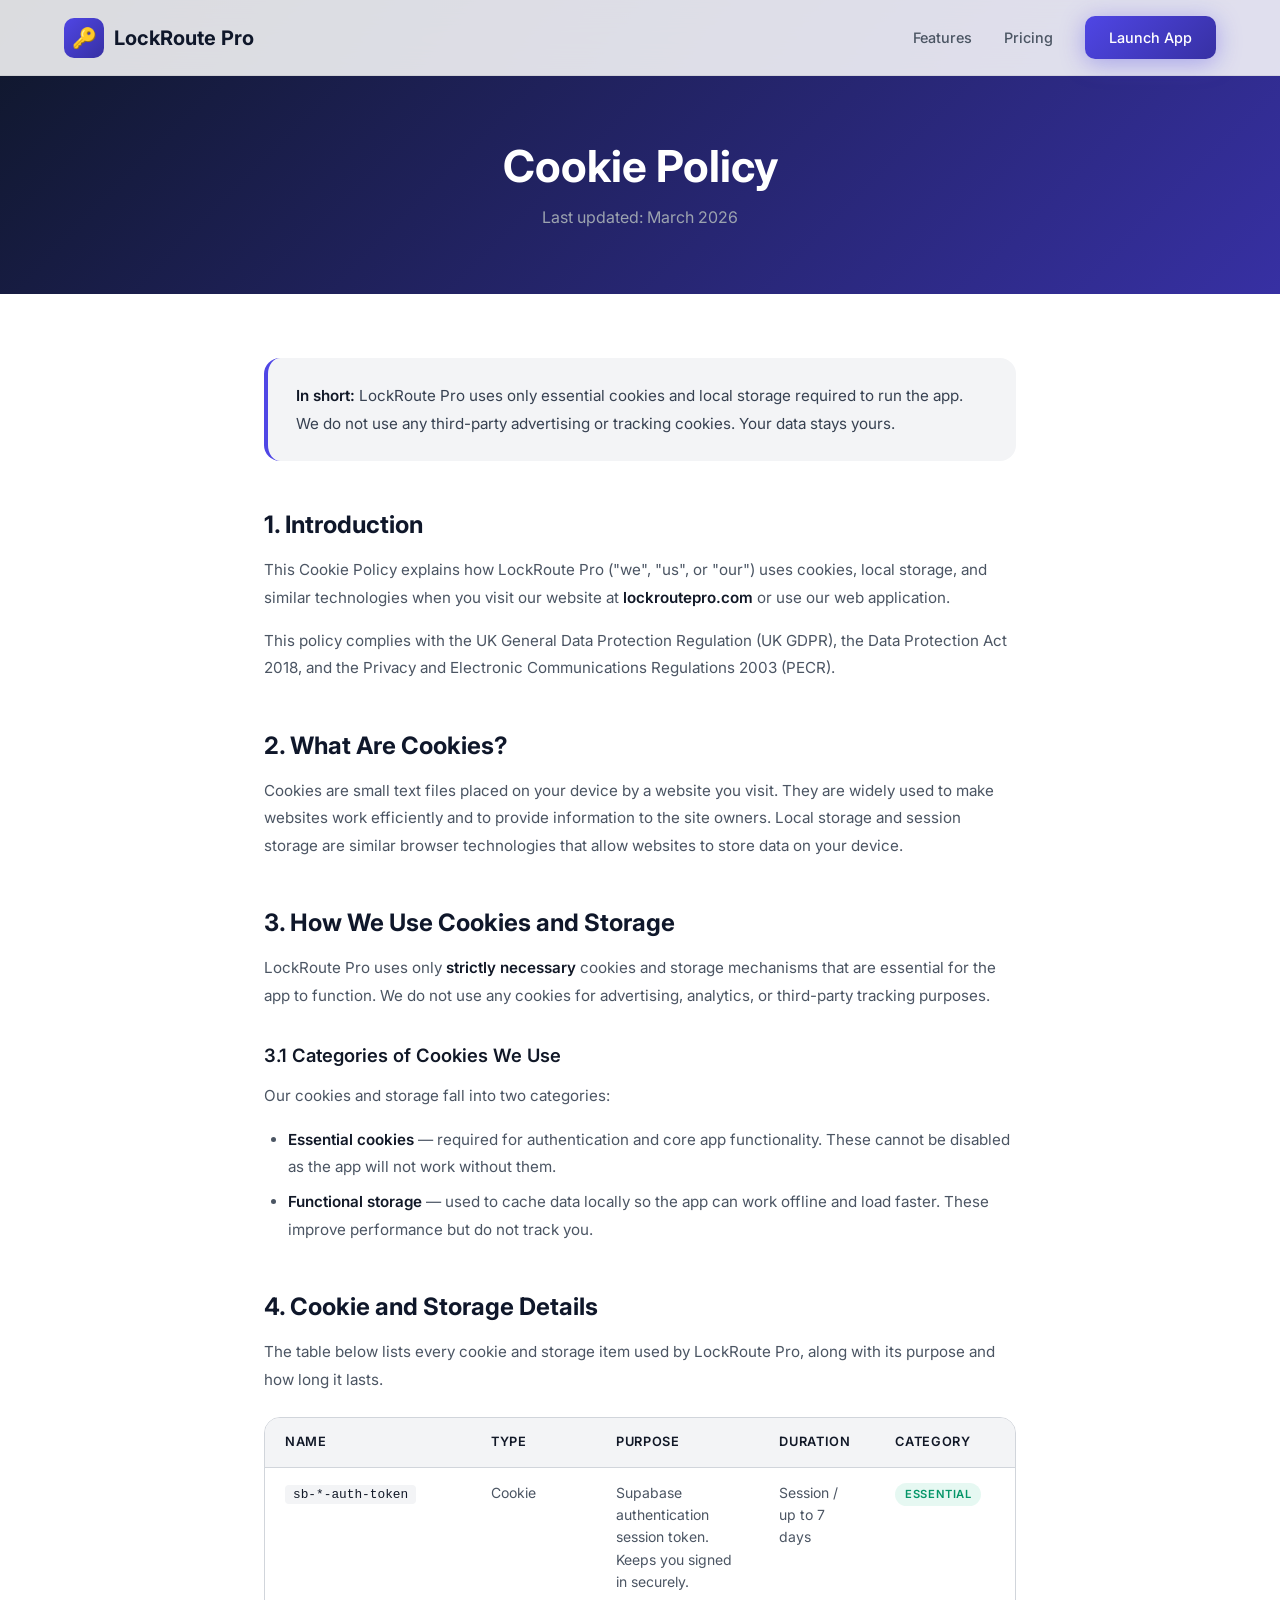
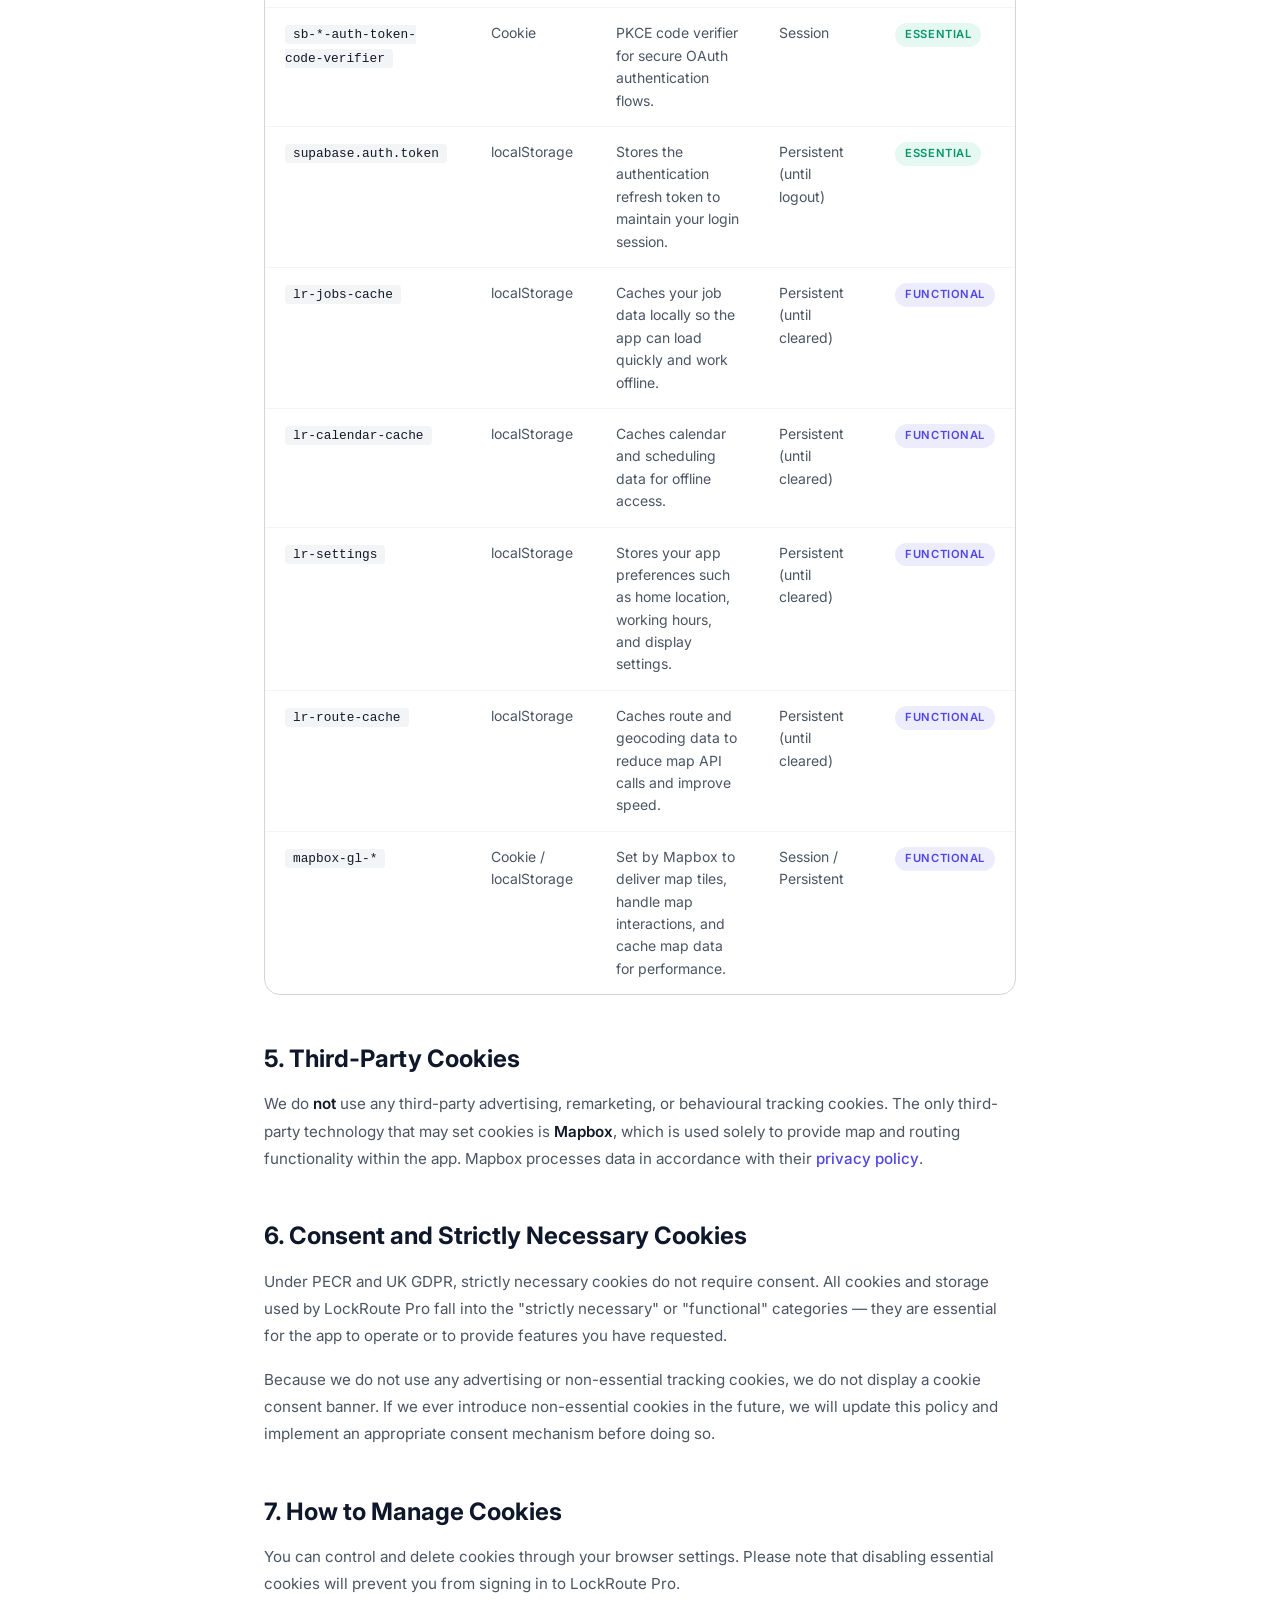
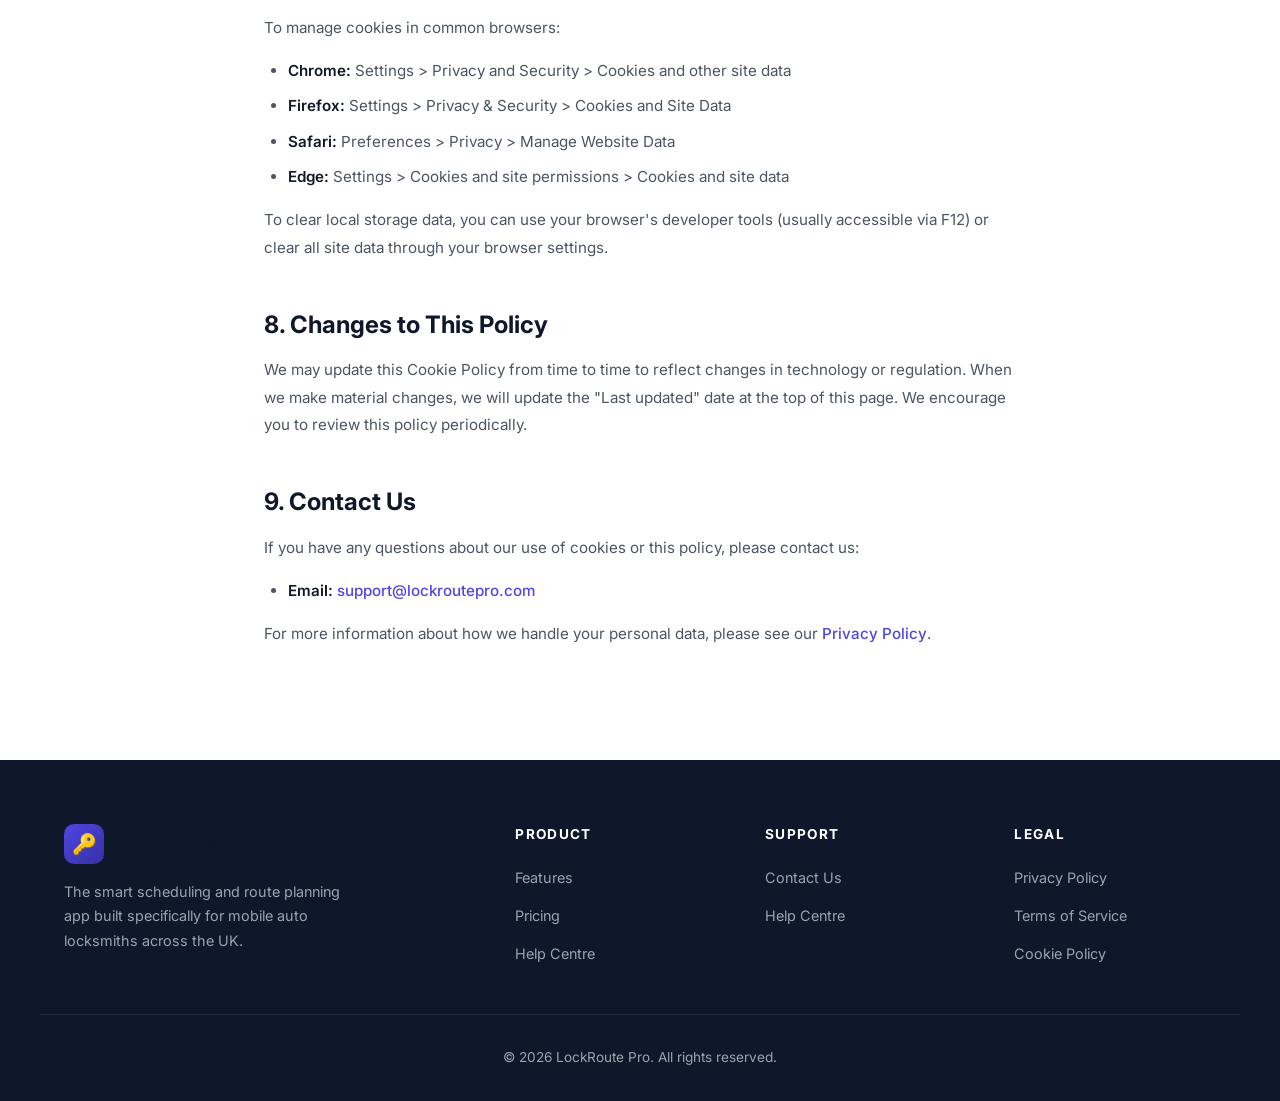
<file: cookies.html>
<!DOCTYPE html>
<html lang="en">
<head>
    <meta charset="UTF-8">
    <meta name="viewport" content="width=device-width, initial-scale=1.0">
    <meta name="theme-color" content="#4f46e5">
    <meta name="apple-mobile-web-app-capable" content="yes">
    <meta name="apple-mobile-web-app-status-bar-style" content="black-translucent">
    <meta name="apple-mobile-web-app-title" content="LockRoute">
    <link rel="manifest" href="manifest.json">
    <link rel="apple-touch-icon" href="apple-touch-icon.png">
    <link rel="icon" type="image/png" sizes="192x192" href="icon-192x192.png">
    <title>Cookie Policy — LockRoute Pro</title>
    <meta name="description" content="Cookie Policy for LockRoute Pro. Learn how we use cookies and local storage to provide our scheduling and routing service for auto locksmiths.">
    <link rel="preconnect" href="https://fonts.googleapis.com">
    <link rel="preconnect" href="https://fonts.gstatic.com" crossorigin>
    <link href="https://fonts.googleapis.com/css2?family=Inter:wght@400;500;600;700&display=swap" rel="stylesheet">
    <style>
        *, *::before, *::after { box-sizing: border-box; margin: 0; padding: 0; }

        :root {
            --primary: #4f46e5;
            --primary-dark: #3730a3;
            --primary-light: #818cf8;
            --dark: #0f172a;
            --gray-900: #111827;
            --gray-800: #1f2937;
            --gray-700: #374151;
            --gray-600: #4b5563;
            --gray-400: #9ca3af;
            --gray-300: #d1d5db;
            --gray-100: #f3f4f6;
            --white: #ffffff;
            --radius: 16px;
            --radius-sm: 8px;
        }

        html { scroll-behavior: smooth; }

        body {
            font-family: 'Inter', -apple-system, BlinkMacSystemFont, sans-serif;
            color: var(--gray-900);
            line-height: 1.6;
            background: var(--white);
            overflow-x: hidden;
        }

        a { text-decoration: none; color: inherit; }

        /* ============================
           Navigation
           ============================ */
        .nav {
            position: fixed;
            top: 0;
            left: 0;
            right: 0;
            z-index: 1000;
            background: rgba(255, 255, 255, 0.85);
            backdrop-filter: blur(20px);
            border-bottom: 1px solid rgba(0,0,0,0.06);
        }

        .nav-inner {
            display: flex;
            align-items: center;
            justify-content: space-between;
            padding: 16px 24px;
            max-width: 1200px;
            margin: 0 auto;
        }

        .nav-logo {
            display: flex;
            align-items: center;
            gap: 10px;
            font-size: 1.25rem;
            font-weight: 700;
            color: var(--dark);
        }

        .nav-logo-icon {
            width: 40px;
            height: 40px;
            background: linear-gradient(135deg, var(--primary), var(--primary-dark));
            border-radius: 10px;
            display: flex;
            align-items: center;
            justify-content: center;
            font-size: 1.25rem;
        }

        .nav-links {
            display: flex;
            align-items: center;
            gap: 32px;
            list-style: none;
        }

        .nav-links a {
            font-size: 0.9rem;
            font-weight: 500;
            color: var(--gray-600);
            transition: color 0.2s;
        }
        .nav-links a:hover { color: var(--primary); }

        .nav-cta {
            display: inline-flex;
            align-items: center;
            gap: 8px;
            padding: 10px 24px;
            border-radius: 10px;
            font-size: 0.9rem;
            font-weight: 600;
            background: linear-gradient(135deg, var(--primary), var(--primary-dark));
            color: var(--white) !important;
            border: none;
            cursor: pointer;
            transition: all 0.3s ease;
            box-shadow: 0 4px 24px rgba(79, 70, 229, 0.4);
        }
        .nav-cta:hover {
            transform: translateY(-2px);
            box-shadow: 0 8px 32px rgba(79, 70, 229, 0.5);
        }

        /* ============================
           Page Content
           ============================ */
        .page-header {
            background: linear-gradient(135deg, var(--dark) 0%, var(--primary-dark) 100%);
            padding: 140px 24px 64px;
            text-align: center;
            color: var(--white);
        }

        .page-header h1 {
            font-size: clamp(2rem, 4vw, 2.75rem);
            font-weight: 700;
            line-height: 1.2;
            margin-bottom: 12px;
        }

        .page-header p {
            color: var(--gray-400);
            font-size: 1rem;
        }

        .content {
            max-width: 800px;
            margin: 0 auto;
            padding: 64px 24px 96px;
        }

        .content h2 {
            font-size: 1.5rem;
            font-weight: 700;
            color: var(--dark);
            margin-top: 48px;
            margin-bottom: 16px;
            line-height: 1.3;
        }

        .content h3 {
            font-size: 1.15rem;
            font-weight: 600;
            color: var(--gray-900);
            margin-top: 32px;
            margin-bottom: 12px;
        }

        .content p {
            color: var(--gray-600);
            margin-bottom: 16px;
            font-size: 0.95rem;
            line-height: 1.8;
        }

        .content ul, .content ol {
            color: var(--gray-600);
            margin-bottom: 16px;
            padding-left: 24px;
            font-size: 0.95rem;
            line-height: 1.8;
        }

        .content li {
            margin-bottom: 8px;
        }

        .content a {
            color: var(--primary);
            font-weight: 500;
            transition: color 0.2s;
        }
        .content a:hover {
            color: var(--primary-dark);
            text-decoration: underline;
        }

        .content strong {
            color: var(--gray-900);
            font-weight: 600;
        }

        .summary-box {
            background: var(--gray-100);
            border-radius: var(--radius);
            padding: 24px 28px;
            margin-bottom: 32px;
            border-left: 4px solid var(--primary);
        }

        .summary-box p {
            color: var(--gray-700);
            margin-bottom: 0;
            font-size: 0.95rem;
        }

        /* ============================
           Cookie Table
           ============================ */
        .cookie-table-wrapper {
            overflow-x: auto;
            margin: 24px 0 32px;
            border-radius: var(--radius);
            border: 1px solid var(--gray-300);
        }

        .cookie-table {
            width: 100%;
            border-collapse: collapse;
            font-size: 0.875rem;
            min-width: 580px;
        }

        .cookie-table thead {
            background: var(--gray-100);
        }

        .cookie-table th {
            padding: 14px 20px;
            text-align: left;
            font-weight: 600;
            color: var(--gray-900);
            font-size: 0.8rem;
            text-transform: uppercase;
            letter-spacing: 0.05em;
            border-bottom: 1px solid var(--gray-300);
        }

        .cookie-table td {
            padding: 14px 20px;
            color: var(--gray-600);
            border-bottom: 1px solid var(--gray-100);
            vertical-align: top;
            line-height: 1.6;
        }

        .cookie-table tbody tr:last-child td {
            border-bottom: none;
        }

        .cookie-table tbody tr:hover {
            background: rgba(79, 70, 229, 0.02);
        }

        .cookie-type-badge {
            display: inline-block;
            font-size: 0.7rem;
            font-weight: 600;
            text-transform: uppercase;
            letter-spacing: 0.05em;
            padding: 3px 10px;
            border-radius: 100px;
        }

        .badge-essential {
            background: rgba(16, 185, 129, 0.1);
            color: #059669;
        }

        .badge-functional {
            background: rgba(79, 70, 229, 0.1);
            color: var(--primary);
        }

        .cookie-name-code {
            font-family: 'SF Mono', 'Fira Code', monospace;
            font-size: 0.8rem;
            background: var(--gray-100);
            padding: 2px 8px;
            border-radius: 4px;
            color: var(--gray-900);
        }

        /* ============================
           Footer
           ============================ */
        .footer {
            background: var(--dark);
            color: var(--gray-400);
            padding: 64px 0 32px;
        }

        .footer-grid {
            display: grid;
            grid-template-columns: 2fr 1fr 1fr 1fr;
            gap: 48px;
            margin-bottom: 48px;
            max-width: 1200px;
            margin-left: auto;
            margin-right: auto;
            padding: 0 24px;
        }

        .footer-brand p {
            font-size: 0.9rem;
            line-height: 1.7;
            margin-top: 16px;
            max-width: 300px;
        }

        .footer h4 {
            color: var(--white);
            font-size: 0.85rem;
            font-weight: 700;
            text-transform: uppercase;
            letter-spacing: 0.1em;
            margin-bottom: 20px;
        }

        .footer-links {
            list-style: none;
            display: flex;
            flex-direction: column;
            gap: 12px;
        }

        .footer-links a {
            font-size: 0.9rem;
            transition: color 0.2s;
        }
        .footer-links a:hover { color: var(--white); }

        .footer-bottom {
            border-top: 1px solid rgba(255,255,255,0.08);
            padding-top: 32px;
            text-align: center;
            font-size: 0.85rem;
            max-width: 1200px;
            margin: 0 auto;
            padding-left: 24px;
            padding-right: 24px;
        }

        /* ============================
           Responsive
           ============================ */
        @media (max-width: 768px) {
            .nav-links { display: none; }

            .page-header { padding: 120px 24px 48px; }

            .content { padding: 40px 20px 64px; }

            .content h2 { margin-top: 36px; }

            .footer-grid { grid-template-columns: 1fr 1fr; gap: 32px; }

            .summary-box { padding: 20px; }
        }

        @media (max-width: 480px) {
            .footer-grid { grid-template-columns: 1fr; }
        }
    </style>
</head>
<body>

    <!-- Navigation -->
    <nav class="nav">
        <div class="nav-inner">
            <a href="index.html" class="nav-logo">
                <div class="nav-logo-icon">🔑</div>
                LockRoute Pro
            </a>
            <ul class="nav-links">
                <li><a href="index.html#features">Features</a></li>
                <li><a href="index.html#pricing">Pricing</a></li>
                <li><a href="app.html" class="nav-cta">Launch App</a></li>
            </ul>
        </div>
    </nav>

    <!-- Page Header -->
    <div class="page-header">
        <h1>Cookie Policy</h1>
        <p>Last updated: March 2026</p>
    </div>

    <!-- Content -->
    <div class="content">
        <div class="summary-box">
            <p><strong>In short:</strong> LockRoute Pro uses only essential cookies and local storage required to run the app. We do not use any third-party advertising or tracking cookies. Your data stays yours.</p>
        </div>

        <h2>1. Introduction</h2>
        <p>This Cookie Policy explains how LockRoute Pro ("we", "us", or "our") uses cookies, local storage, and similar technologies when you visit our website at <strong>lockroutepro.com</strong> or use our web application.</p>
        <p>This policy complies with the UK General Data Protection Regulation (UK GDPR), the Data Protection Act 2018, and the Privacy and Electronic Communications Regulations 2003 (PECR).</p>

        <h2>2. What Are Cookies?</h2>
        <p>Cookies are small text files placed on your device by a website you visit. They are widely used to make websites work efficiently and to provide information to the site owners. Local storage and session storage are similar browser technologies that allow websites to store data on your device.</p>

        <h2>3. How We Use Cookies and Storage</h2>
        <p>LockRoute Pro uses only <strong>strictly necessary</strong> cookies and storage mechanisms that are essential for the app to function. We do not use any cookies for advertising, analytics, or third-party tracking purposes.</p>

        <h3>3.1 Categories of Cookies We Use</h3>
        <p>Our cookies and storage fall into two categories:</p>
        <ul>
            <li><strong>Essential cookies</strong> — required for authentication and core app functionality. These cannot be disabled as the app will not work without them.</li>
            <li><strong>Functional storage</strong> — used to cache data locally so the app can work offline and load faster. These improve performance but do not track you.</li>
        </ul>

        <h2>4. Cookie and Storage Details</h2>
        <p>The table below lists every cookie and storage item used by LockRoute Pro, along with its purpose and how long it lasts.</p>

        <div class="cookie-table-wrapper">
            <table class="cookie-table">
                <thead>
                    <tr>
                        <th>Name</th>
                        <th>Type</th>
                        <th>Purpose</th>
                        <th>Duration</th>
                        <th>Category</th>
                    </tr>
                </thead>
                <tbody>
                    <tr>
                        <td><span class="cookie-name-code">sb-*-auth-token</span></td>
                        <td>Cookie</td>
                        <td>Supabase authentication session token. Keeps you signed in securely.</td>
                        <td>Session / up to 7 days</td>
                        <td><span class="cookie-type-badge badge-essential">Essential</span></td>
                    </tr>
                    <tr>
                        <td><span class="cookie-name-code">sb-*-auth-token-code-verifier</span></td>
                        <td>Cookie</td>
                        <td>PKCE code verifier for secure OAuth authentication flows.</td>
                        <td>Session</td>
                        <td><span class="cookie-type-badge badge-essential">Essential</span></td>
                    </tr>
                    <tr>
                        <td><span class="cookie-name-code">supabase.auth.token</span></td>
                        <td>localStorage</td>
                        <td>Stores the authentication refresh token to maintain your login session.</td>
                        <td>Persistent (until logout)</td>
                        <td><span class="cookie-type-badge badge-essential">Essential</span></td>
                    </tr>
                    <tr>
                        <td><span class="cookie-name-code">lr-jobs-cache</span></td>
                        <td>localStorage</td>
                        <td>Caches your job data locally so the app can load quickly and work offline.</td>
                        <td>Persistent (until cleared)</td>
                        <td><span class="cookie-type-badge badge-functional">Functional</span></td>
                    </tr>
                    <tr>
                        <td><span class="cookie-name-code">lr-calendar-cache</span></td>
                        <td>localStorage</td>
                        <td>Caches calendar and scheduling data for offline access.</td>
                        <td>Persistent (until cleared)</td>
                        <td><span class="cookie-type-badge badge-functional">Functional</span></td>
                    </tr>
                    <tr>
                        <td><span class="cookie-name-code">lr-settings</span></td>
                        <td>localStorage</td>
                        <td>Stores your app preferences such as home location, working hours, and display settings.</td>
                        <td>Persistent (until cleared)</td>
                        <td><span class="cookie-type-badge badge-functional">Functional</span></td>
                    </tr>
                    <tr>
                        <td><span class="cookie-name-code">lr-route-cache</span></td>
                        <td>localStorage</td>
                        <td>Caches route and geocoding data to reduce map API calls and improve speed.</td>
                        <td>Persistent (until cleared)</td>
                        <td><span class="cookie-type-badge badge-functional">Functional</span></td>
                    </tr>
                    <tr>
                        <td><span class="cookie-name-code">mapbox-gl-*</span></td>
                        <td>Cookie / localStorage</td>
                        <td>Set by Mapbox to deliver map tiles, handle map interactions, and cache map data for performance.</td>
                        <td>Session / Persistent</td>
                        <td><span class="cookie-type-badge badge-functional">Functional</span></td>
                    </tr>
                </tbody>
            </table>
        </div>

        <h2>5. Third-Party Cookies</h2>
        <p>We do <strong>not</strong> use any third-party advertising, remarketing, or behavioural tracking cookies. The only third-party technology that may set cookies is <strong>Mapbox</strong>, which is used solely to provide map and routing functionality within the app. Mapbox processes data in accordance with their <a href="https://www.mapbox.com/legal/privacy" target="_blank" rel="noopener">privacy policy</a>.</p>

        <h2>6. Consent and Strictly Necessary Cookies</h2>
        <p>Under PECR and UK GDPR, strictly necessary cookies do not require consent. All cookies and storage used by LockRoute Pro fall into the "strictly necessary" or "functional" categories — they are essential for the app to operate or to provide features you have requested.</p>
        <p>Because we do not use any advertising or non-essential tracking cookies, we do not display a cookie consent banner. If we ever introduce non-essential cookies in the future, we will update this policy and implement an appropriate consent mechanism before doing so.</p>

        <h2>7. How to Manage Cookies</h2>
        <p>You can control and delete cookies through your browser settings. Please note that disabling essential cookies will prevent you from signing in to LockRoute Pro.</p>
        <p>To manage cookies in common browsers:</p>
        <ul>
            <li><strong>Chrome:</strong> Settings &gt; Privacy and Security &gt; Cookies and other site data</li>
            <li><strong>Firefox:</strong> Settings &gt; Privacy &amp; Security &gt; Cookies and Site Data</li>
            <li><strong>Safari:</strong> Preferences &gt; Privacy &gt; Manage Website Data</li>
            <li><strong>Edge:</strong> Settings &gt; Cookies and site permissions &gt; Cookies and site data</li>
        </ul>
        <p>To clear local storage data, you can use your browser's developer tools (usually accessible via F12) or clear all site data through your browser settings.</p>

        <h2>8. Changes to This Policy</h2>
        <p>We may update this Cookie Policy from time to time to reflect changes in technology or regulation. When we make material changes, we will update the "Last updated" date at the top of this page. We encourage you to review this policy periodically.</p>

        <h2>9. Contact Us</h2>
        <p>If you have any questions about our use of cookies or this policy, please contact us:</p>
        <ul>
            <li><strong>Email:</strong> <a href="mailto:support@lockroutepro.com">support@lockroutepro.com</a></li>
        </ul>
        <p>For more information about how we handle your personal data, please see our <a href="privacy.html">Privacy Policy</a>.</p>
    </div>

    <!-- Footer -->
    <footer class="footer">
        <div class="footer-grid">
            <div class="footer-brand">
                <div class="nav-logo">
                    <div class="nav-logo-icon">🔑</div>
                    LockRoute Pro
                </div>
                <p>The smart scheduling and route planning app built specifically for mobile auto locksmiths across the UK.</p>
            </div>
            <div>
                <h4>Product</h4>
                <ul class="footer-links">
                    <li><a href="index.html#features">Features</a></li>
                    <li><a href="index.html#pricing">Pricing</a></li>
                    <li><a href="help.html">Help Centre</a></li>
                </ul>
            </div>
            <div>
                <h4>Support</h4>
                <ul class="footer-links">
                    <li><a href="contact.html">Contact Us</a></li>
                    <li><a href="help.html">Help Centre</a></li>
                </ul>
            </div>
            <div>
                <h4>Legal</h4>
                <ul class="footer-links">
                    <li><a href="privacy.html">Privacy Policy</a></li>
                    <li><a href="terms.html">Terms of Service</a></li>
                    <li><a href="cookies.html">Cookie Policy</a></li>
                </ul>
            </div>
        </div>
        <div class="footer-bottom">
            <p>&copy; 2026 LockRoute Pro. All rights reserved.</p>
        </div>
    </footer>

</body>
</html>
</file>
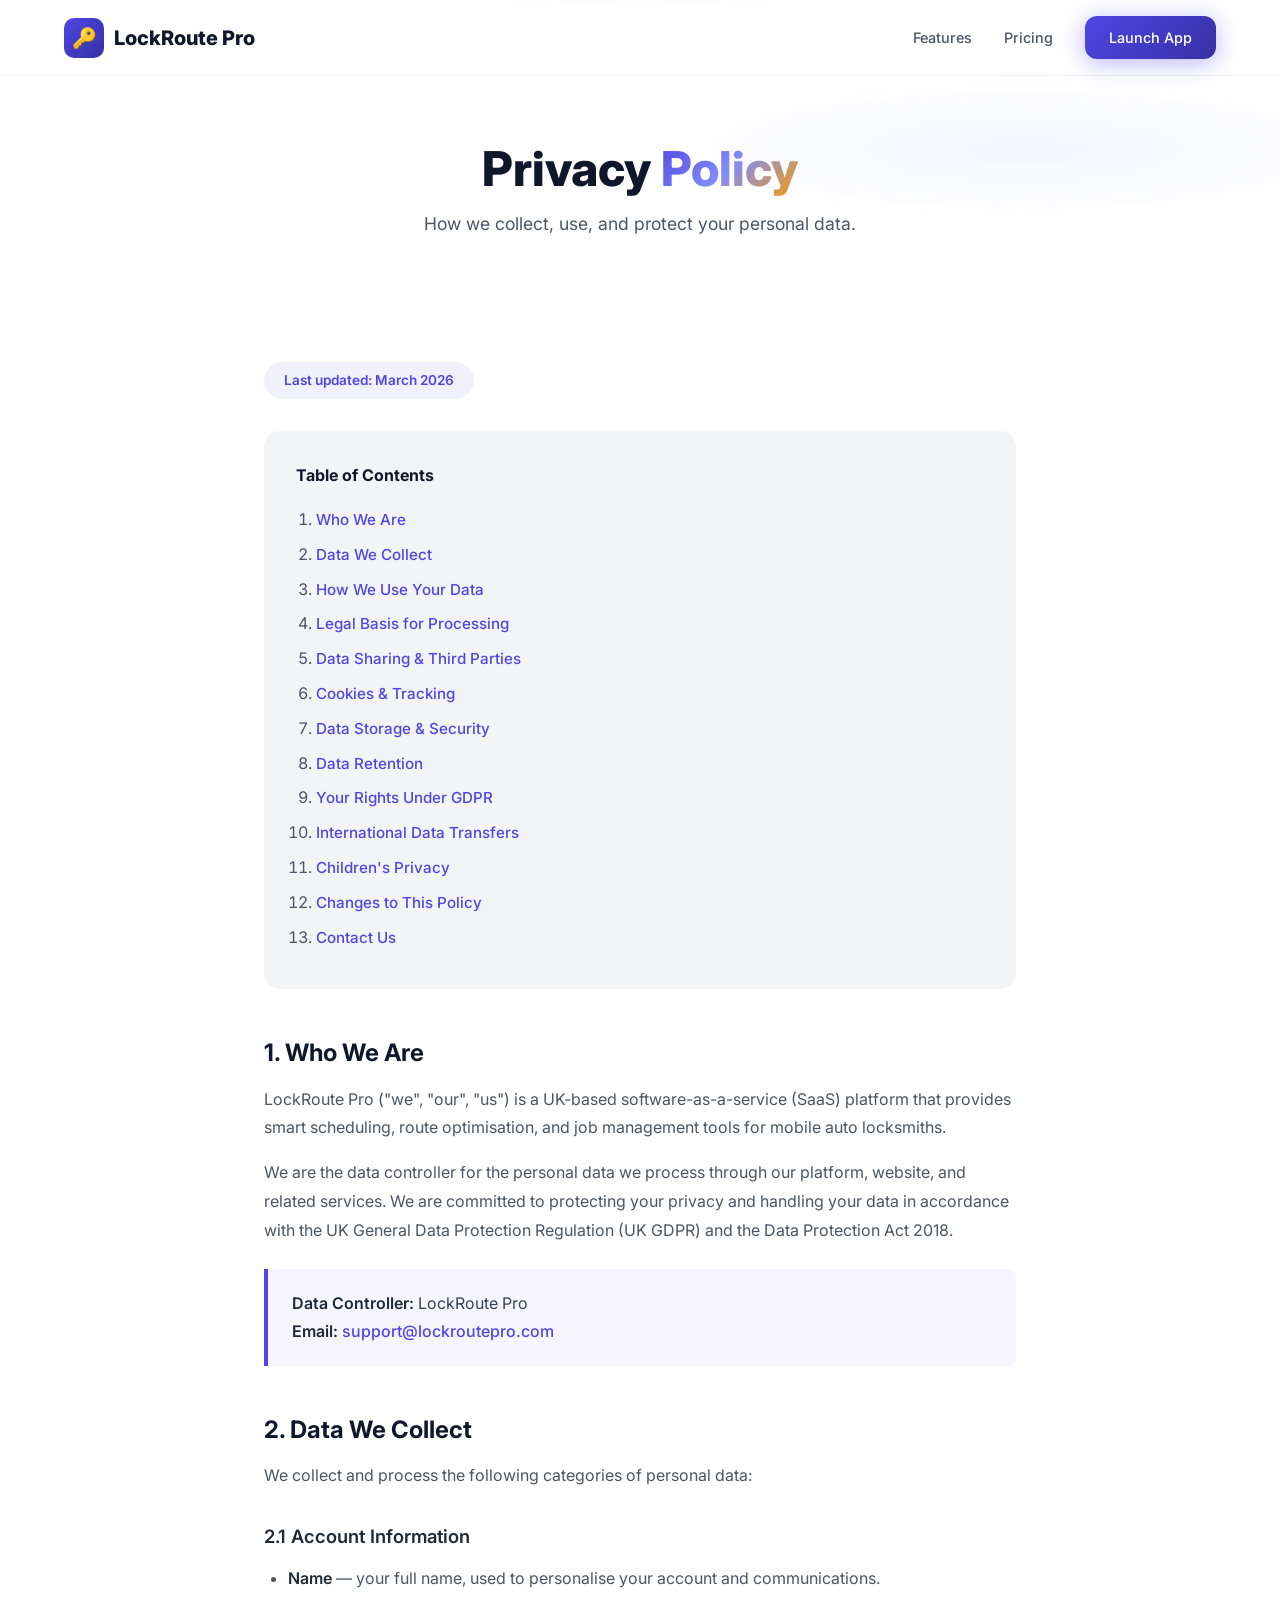
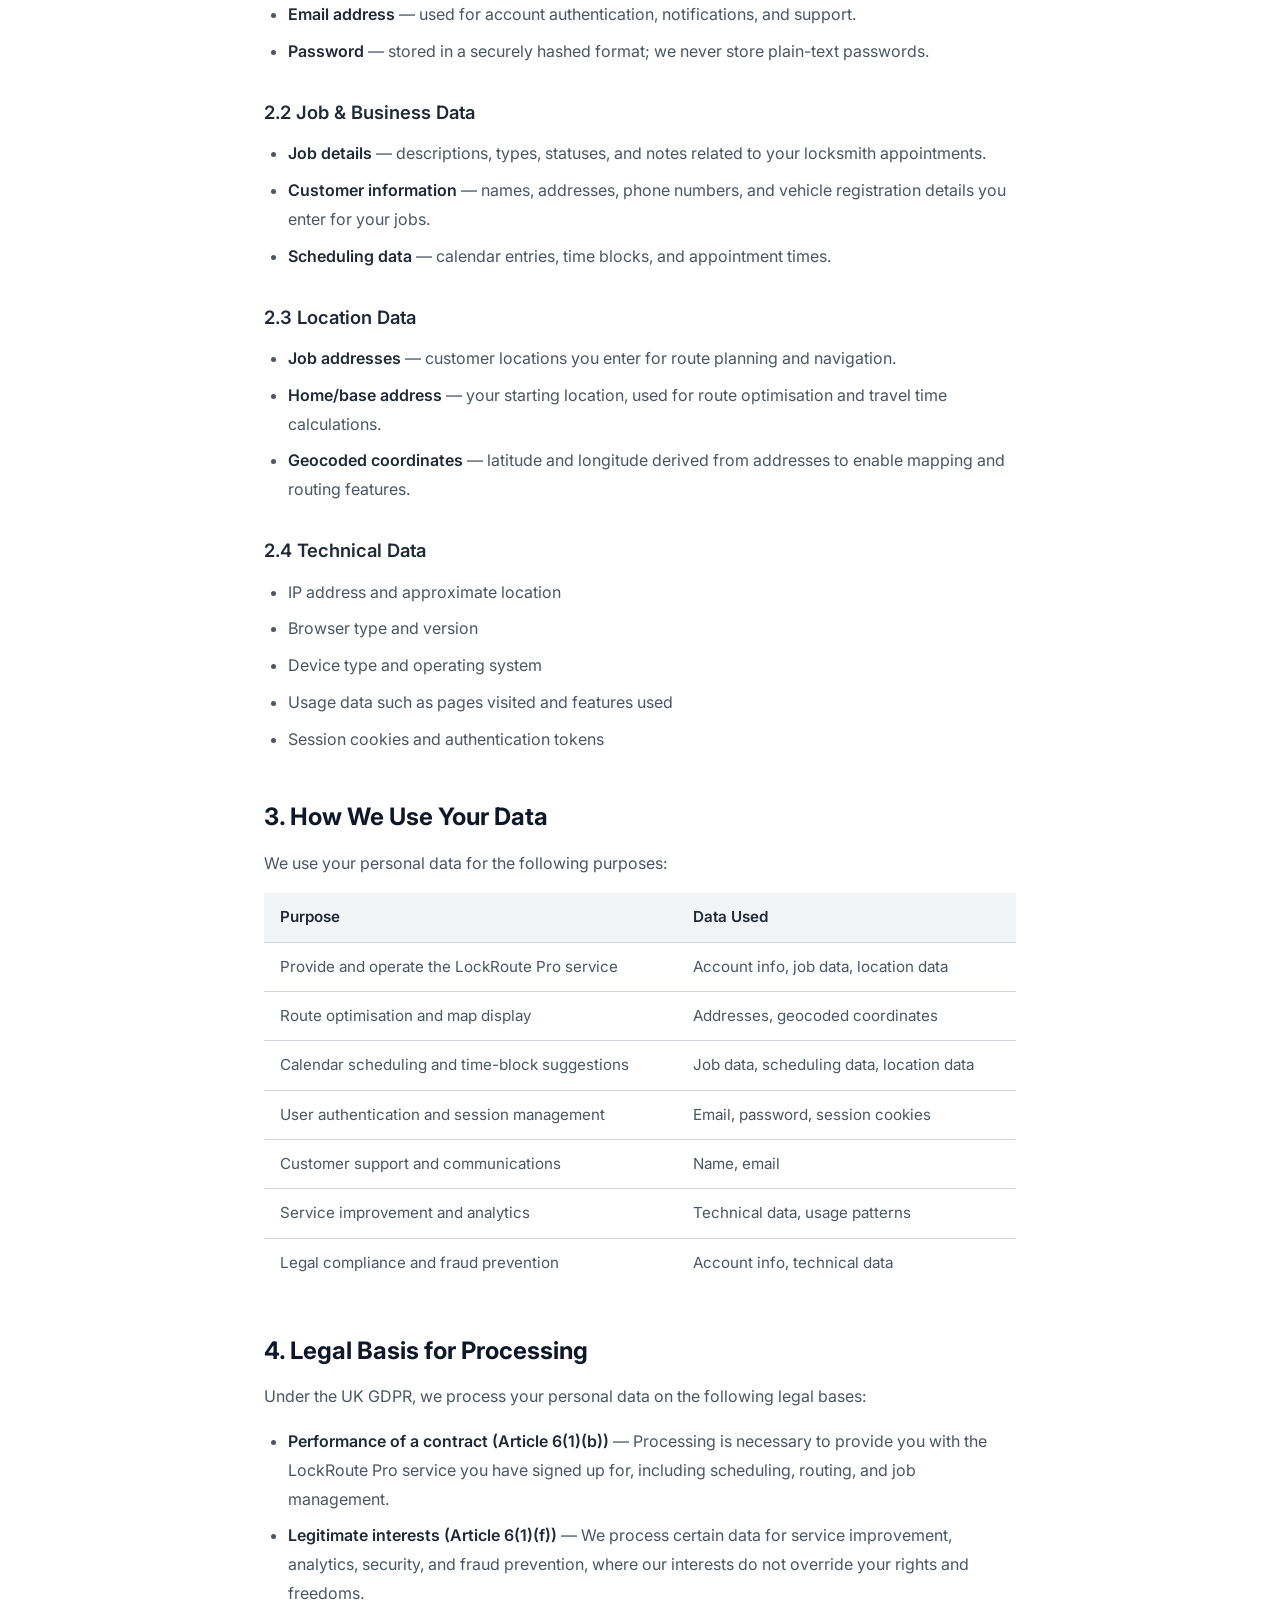
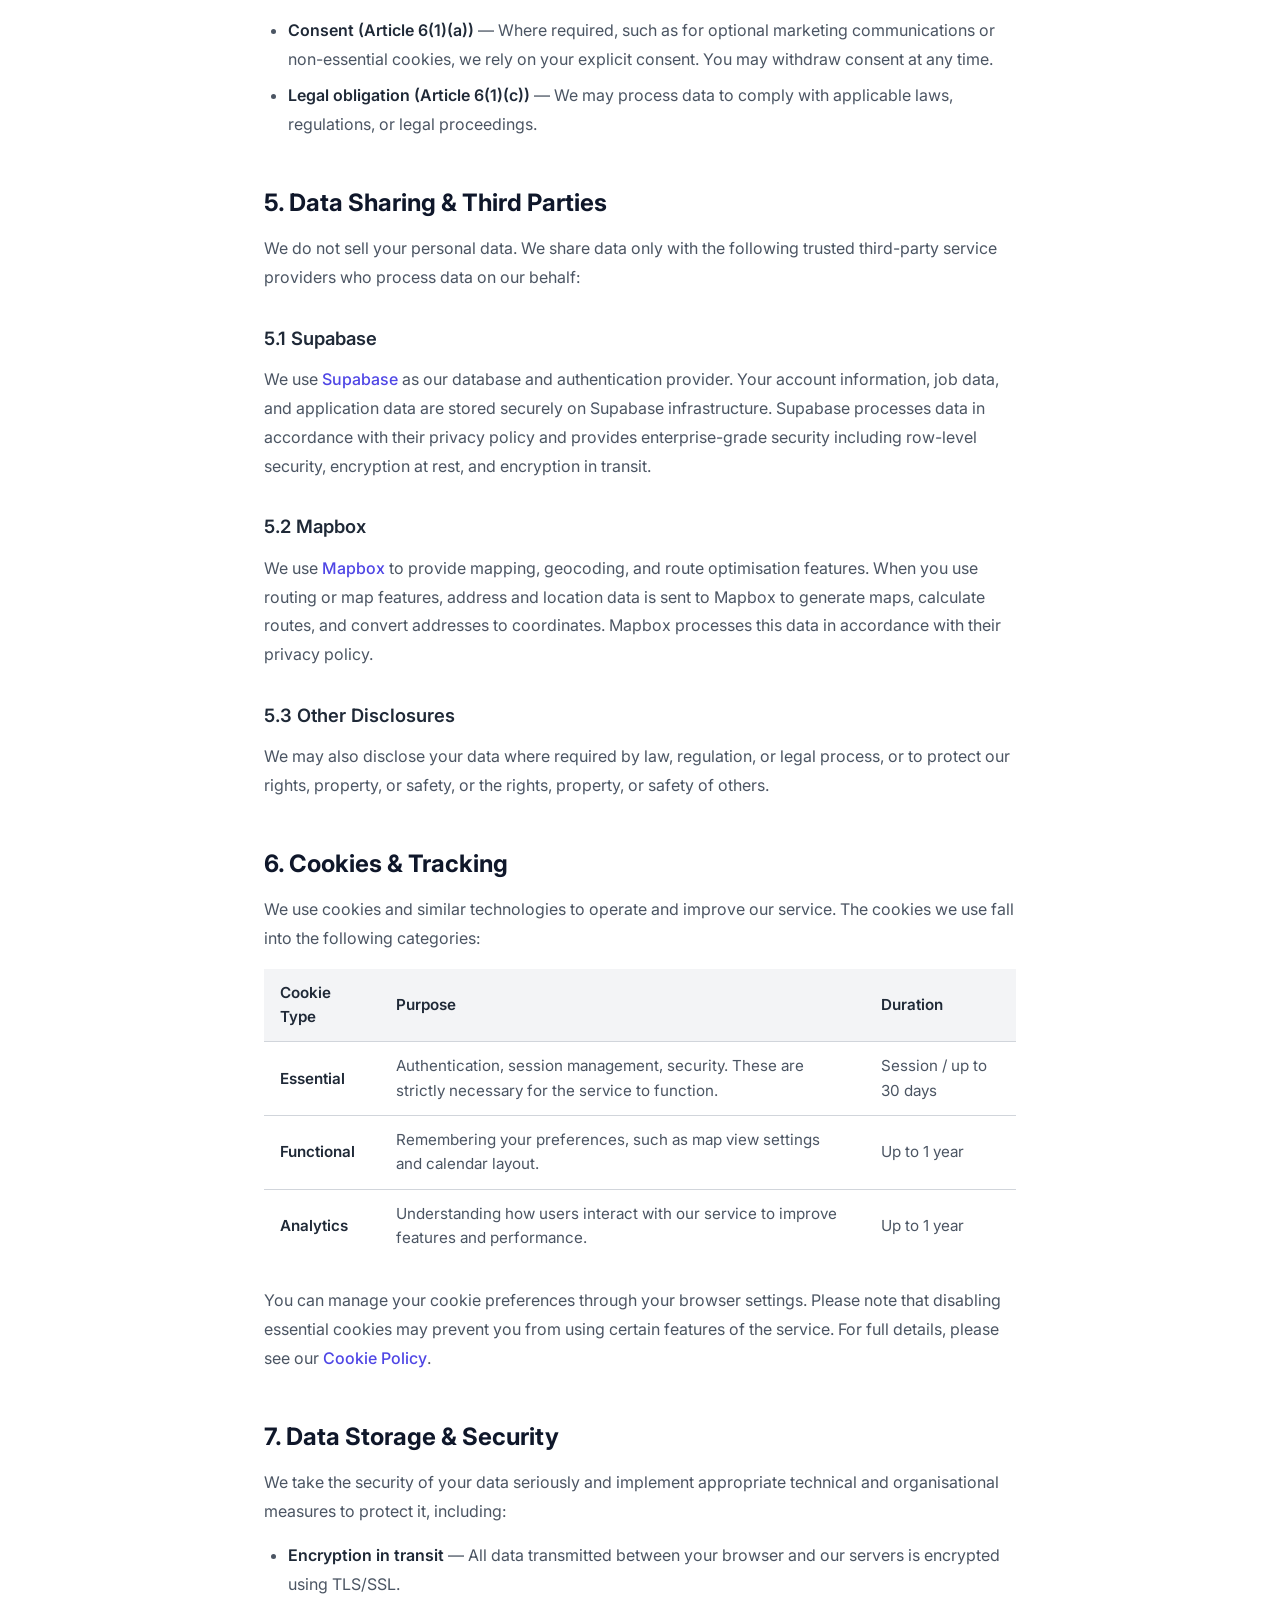
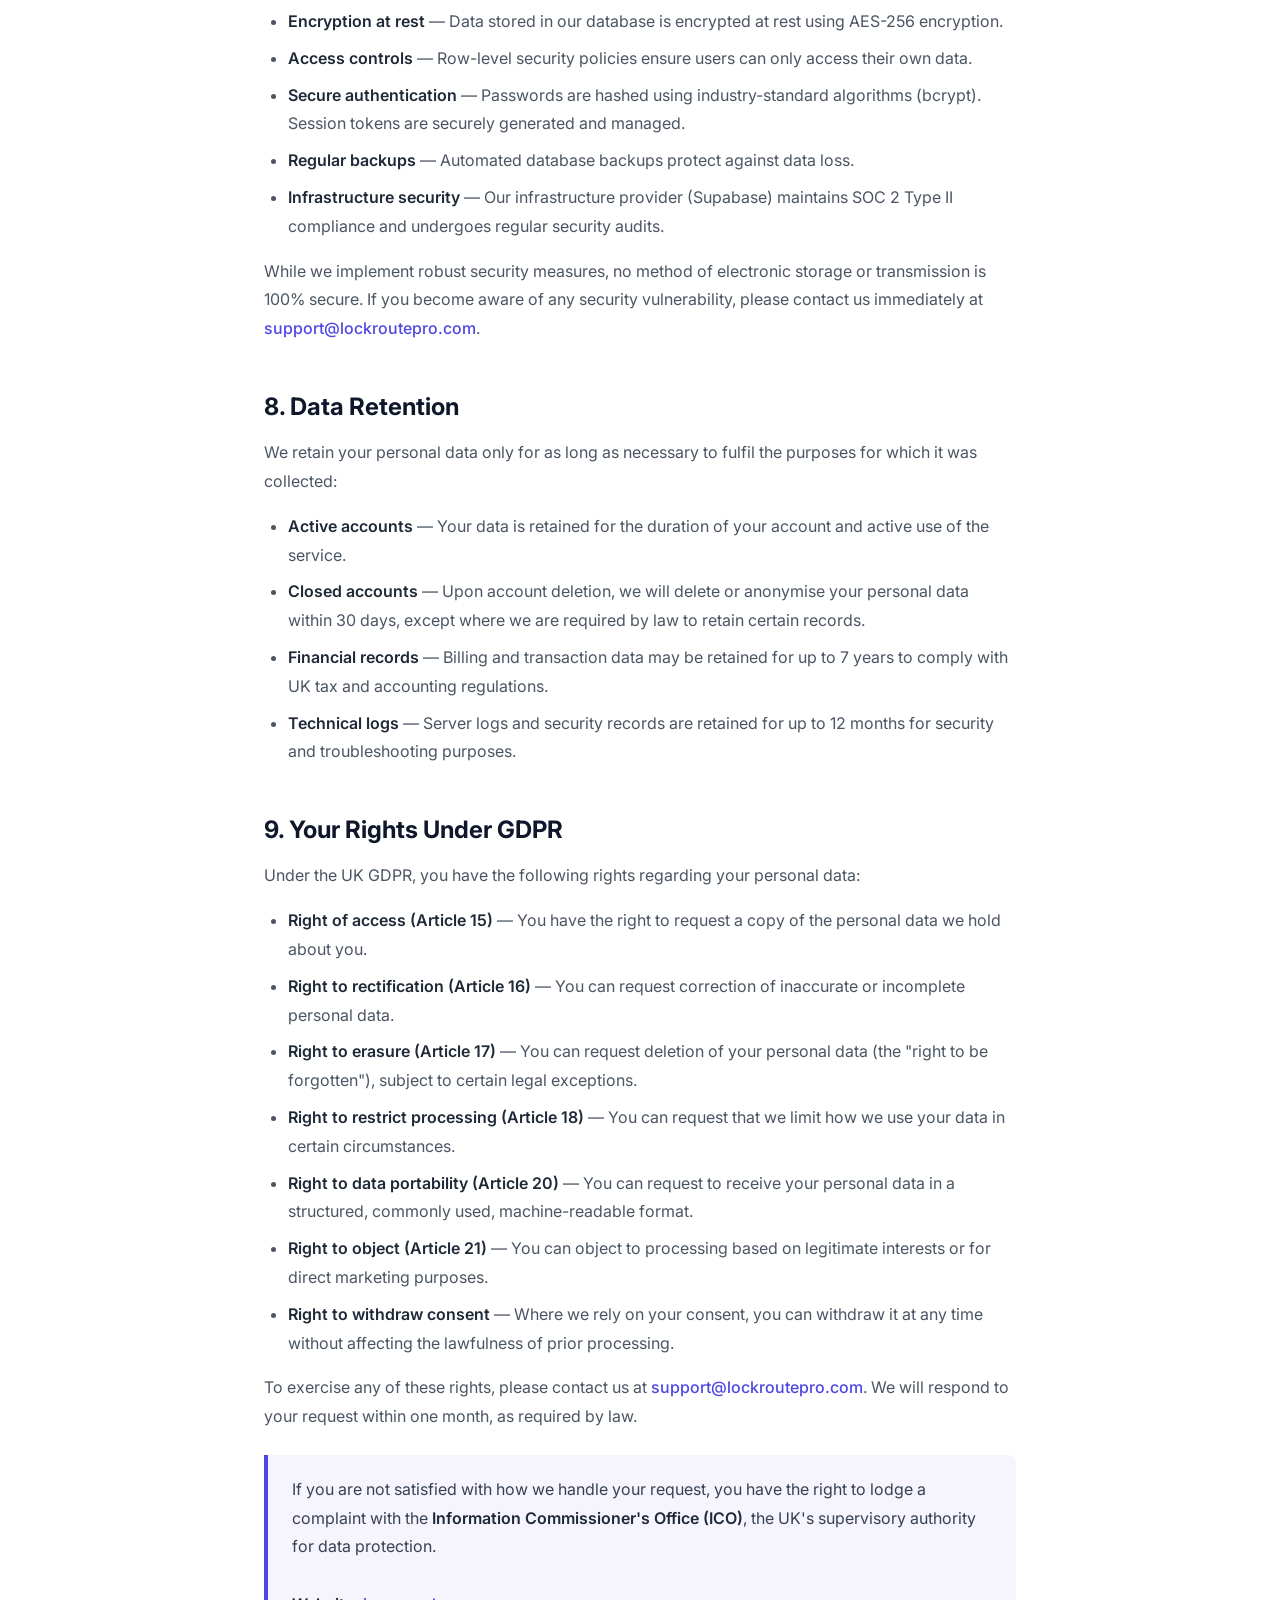
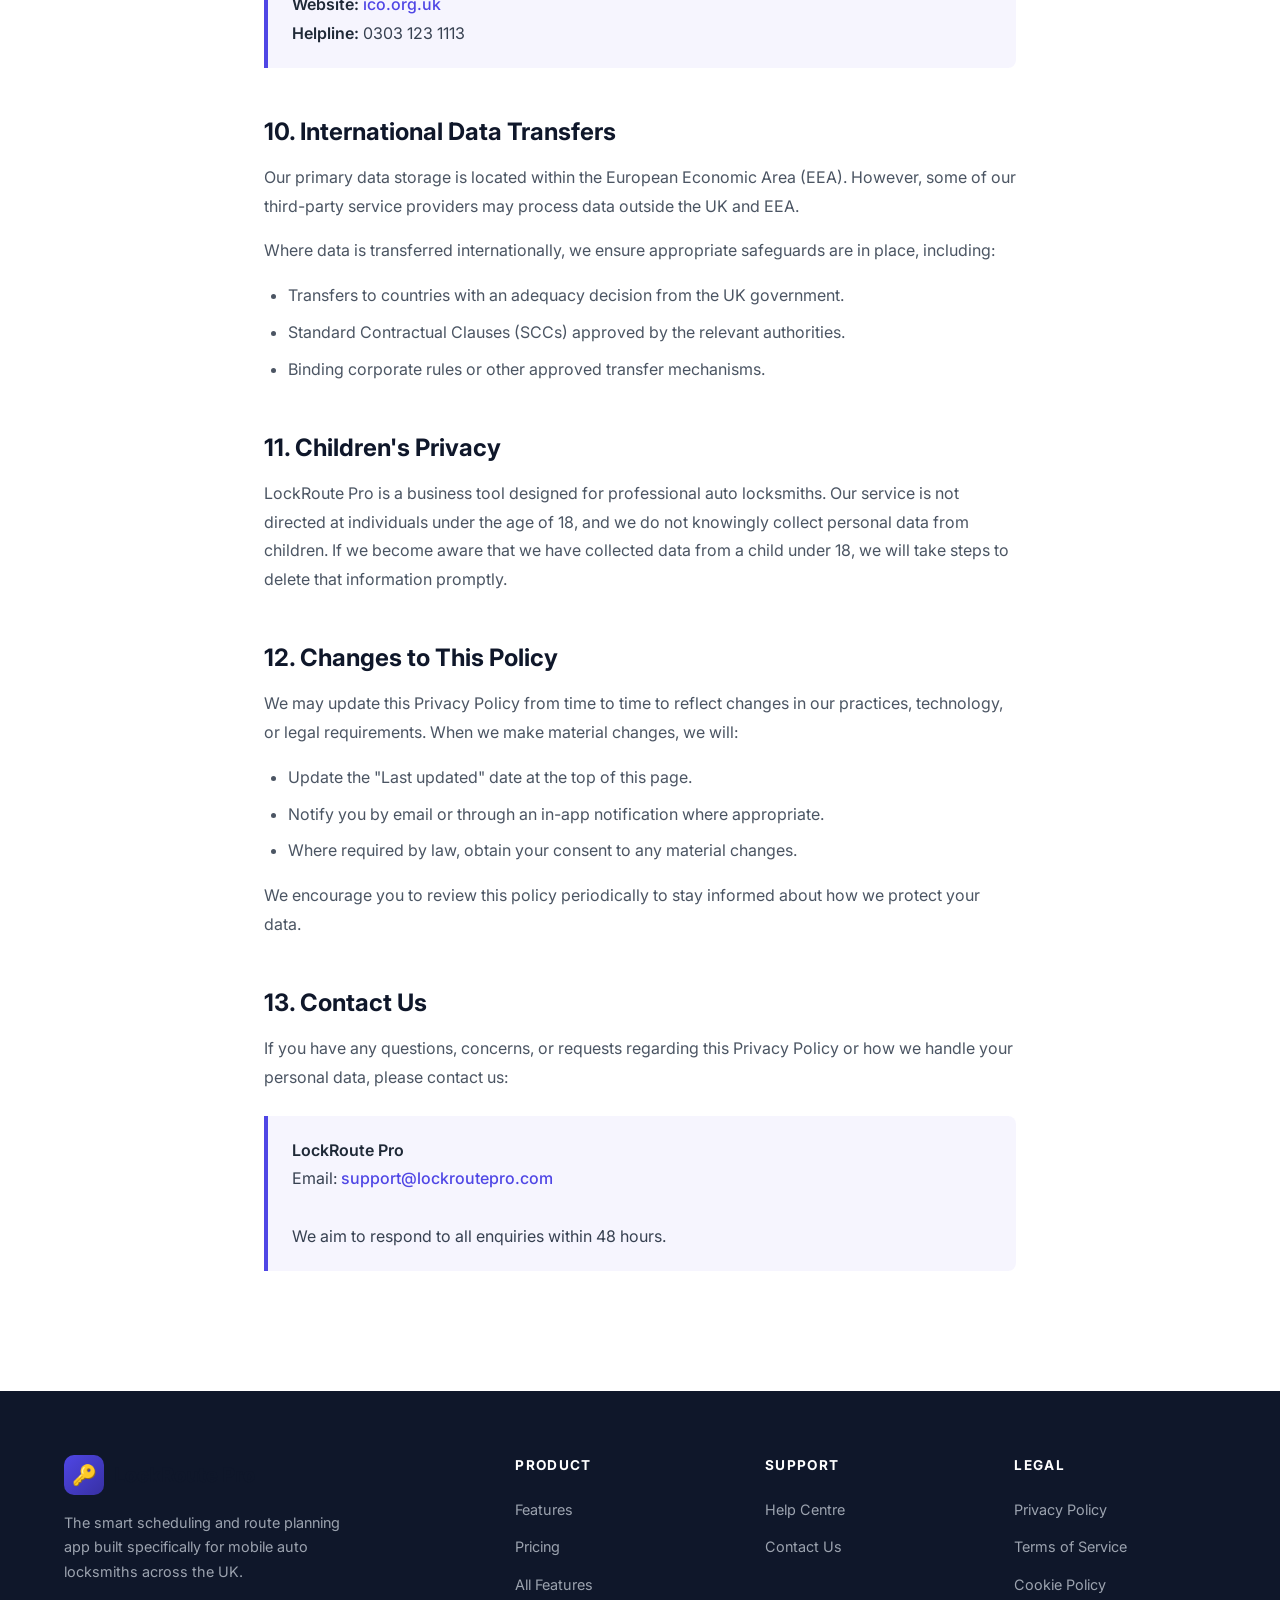
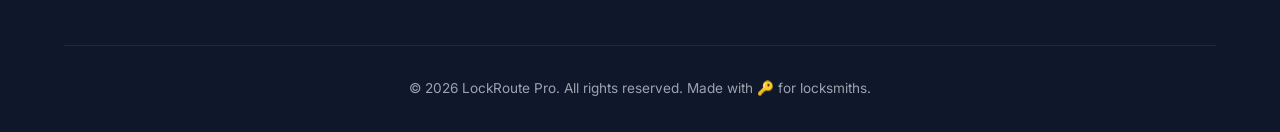
<file: privacy.html>
<!DOCTYPE html>
<html lang="en">
<head>
    <meta charset="UTF-8">
    <meta name="viewport" content="width=device-width, initial-scale=1.0">
    <meta name="theme-color" content="#4f46e5">
    <meta name="apple-mobile-web-app-capable" content="yes">
    <meta name="apple-mobile-web-app-status-bar-style" content="black-translucent">
    <meta name="apple-mobile-web-app-title" content="LockRoute">
    <link rel="manifest" href="manifest.json">
    <link rel="apple-touch-icon" href="apple-touch-icon.png">
    <link rel="icon" type="image/png" sizes="192x192" href="icon-192x192.png">
    <title>Privacy Policy — LockRoute Pro</title>
    <meta name="description" content="Privacy Policy for LockRoute Pro. Learn how we collect, use, and protect your data.">
    <link rel="preconnect" href="https://fonts.googleapis.com">
    <link rel="preconnect" href="https://fonts.gstatic.com" crossorigin>
    <link href="https://fonts.googleapis.com/css2?family=Inter:wght@400;500;600;700;800;900&display=swap" rel="stylesheet">
    <style>
        *, *::before, *::after { box-sizing: border-box; margin: 0; padding: 0; }

        :root {
            --primary: #4f46e5;
            --primary-dark: #3730a3;
            --primary-light: #818cf8;
            --accent: #f59e0b;
            --accent-dark: #d97706;
            --dark: #0f172a;
            --dark-mid: #1e293b;
            --gray-900: #111827;
            --gray-800: #1f2937;
            --gray-700: #374151;
            --gray-600: #4b5563;
            --gray-400: #9ca3af;
            --gray-300: #d1d5db;
            --gray-100: #f3f4f6;
            --white: #ffffff;
            --success: #10b981;
            --radius: 16px;
            --radius-sm: 8px;
        }

        html { scroll-behavior: smooth; }

        body {
            font-family: 'Inter', -apple-system, BlinkMacSystemFont, sans-serif;
            color: var(--gray-900);
            line-height: 1.6;
            background: var(--white);
            overflow-x: hidden;
        }

        img { max-width: 100%; display: block; }
        a { text-decoration: none; color: inherit; }

        .container {
            max-width: 1200px;
            margin: 0 auto;
            padding: 0 24px;
        }

        /* Navigation */
        .nav {
            position: fixed;
            top: 0;
            left: 0;
            right: 0;
            z-index: 1000;
            background: rgba(255, 255, 255, 0.85);
            backdrop-filter: blur(20px);
            border-bottom: 1px solid rgba(0,0,0,0.06);
            transition: all 0.3s ease;
        }

        .nav-inner {
            display: flex;
            align-items: center;
            justify-content: space-between;
            padding: 16px 24px;
            max-width: 1200px;
            margin: 0 auto;
        }

        .nav-logo {
            display: flex;
            align-items: center;
            gap: 10px;
            font-size: 1.25rem;
            font-weight: 800;
            color: var(--dark);
        }

        .nav-logo-icon {
            width: 40px;
            height: 40px;
            background: linear-gradient(135deg, var(--primary), var(--primary-dark));
            border-radius: 10px;
            display: flex;
            align-items: center;
            justify-content: center;
            font-size: 1.25rem;
        }

        .nav-links {
            display: flex;
            align-items: center;
            gap: 32px;
            list-style: none;
        }

        .nav-links a {
            font-size: 0.9rem;
            font-weight: 500;
            color: var(--gray-600);
            transition: color 0.2s;
        }
        .nav-links a:hover { color: var(--primary); }

        .nav-cta {
            padding: 10px 24px !important;
            font-size: 0.9rem !important;
            color: var(--white) !important;
        }

        .btn {
            display: inline-flex;
            align-items: center;
            gap: 8px;
            padding: 14px 32px;
            border-radius: 12px;
            font-size: 1rem;
            font-weight: 600;
            cursor: pointer;
            border: none;
            transition: all 0.3s ease;
        }

        .btn-primary {
            background: linear-gradient(135deg, var(--primary), var(--primary-dark));
            color: var(--white);
            box-shadow: 0 4px 24px rgba(79, 70, 229, 0.4);
        }
        .btn-primary:hover {
            transform: translateY(-2px);
            box-shadow: 0 8px 32px rgba(79, 70, 229, 0.5);
        }

        /* Page Header */
        .page-header {
            padding: 140px 0 60px;
            background:
                radial-gradient(ellipse 80% 60% at 50% -10%, rgba(79, 70, 229, 0.12) 0%, transparent 60%),
                radial-gradient(ellipse 60% 50% at 80% 50%, rgba(129, 140, 248, 0.08) 0%, transparent 50%);
            text-align: center;
        }

        .page-header h1 {
            font-size: clamp(2rem, 5vw, 3rem);
            font-weight: 800;
            line-height: 1.2;
            color: var(--dark);
            margin-bottom: 12px;
        }

        .page-header .subtitle {
            font-size: 1.1rem;
            color: var(--gray-600);
        }

        .text-gradient {
            background: linear-gradient(135deg, var(--primary) 0%, var(--primary-light) 50%, var(--accent) 100%);
            -webkit-background-clip: text;
            -webkit-text-fill-color: transparent;
            background-clip: text;
        }

        /* Policy Content */
        .policy-content {
            max-width: 800px;
            margin: 0 auto;
            padding: 64px 24px 96px;
        }

        .policy-content h2 {
            font-size: 1.5rem;
            font-weight: 700;
            color: var(--dark);
            margin-top: 48px;
            margin-bottom: 16px;
            line-height: 1.3;
        }

        .policy-content h3 {
            font-size: 1.15rem;
            font-weight: 600;
            color: var(--gray-800);
            margin-top: 32px;
            margin-bottom: 12px;
        }

        .policy-content p {
            color: var(--gray-600);
            font-size: 1rem;
            line-height: 1.8;
            margin-bottom: 16px;
        }

        .policy-content ul,
        .policy-content ol {
            color: var(--gray-600);
            font-size: 1rem;
            line-height: 1.8;
            margin-bottom: 16px;
            padding-left: 24px;
        }

        .policy-content li {
            margin-bottom: 8px;
        }

        .policy-content a {
            color: var(--primary);
            font-weight: 500;
            transition: color 0.2s;
        }
        .policy-content a:hover {
            color: var(--primary-dark);
            text-decoration: underline;
        }

        .policy-content strong {
            color: var(--gray-800);
            font-weight: 600;
        }

        .policy-meta {
            display: inline-block;
            background: rgba(79, 70, 229, 0.08);
            color: var(--primary);
            font-size: 0.85rem;
            font-weight: 600;
            padding: 8px 20px;
            border-radius: 100px;
            margin-bottom: 32px;
        }

        .policy-toc {
            background: var(--gray-100);
            border-radius: var(--radius);
            padding: 32px;
            margin-bottom: 48px;
        }

        .policy-toc h3 {
            font-size: 1rem;
            font-weight: 700;
            color: var(--dark);
            margin-top: 0;
            margin-bottom: 16px;
        }

        .policy-toc ol {
            padding-left: 20px;
            margin-bottom: 0;
        }

        .policy-toc li {
            margin-bottom: 6px;
        }

        .policy-toc a {
            color: var(--primary);
            font-size: 0.95rem;
        }

        .info-box {
            background: rgba(79, 70, 229, 0.05);
            border-left: 4px solid var(--primary);
            border-radius: 0 var(--radius-sm) var(--radius-sm) 0;
            padding: 20px 24px;
            margin: 24px 0;
        }

        .info-box p {
            color: var(--gray-700);
            margin-bottom: 0;
        }

        table.policy-table {
            width: 100%;
            border-collapse: collapse;
            margin: 16px 0 24px;
            font-size: 0.95rem;
        }

        table.policy-table th,
        table.policy-table td {
            text-align: left;
            padding: 12px 16px;
            border-bottom: 1px solid var(--gray-300);
            color: var(--gray-600);
            line-height: 1.6;
        }

        table.policy-table th {
            font-weight: 600;
            color: var(--gray-800);
            background: var(--gray-100);
        }

        table.policy-table tr:last-child td {
            border-bottom: none;
        }

        /* Footer */
        .footer {
            background: var(--dark);
            color: var(--gray-400);
            padding: 64px 0 32px;
        }

        .footer-grid {
            display: grid;
            grid-template-columns: 2fr 1fr 1fr 1fr;
            gap: 48px;
            margin-bottom: 48px;
        }

        .footer-brand p {
            font-size: 0.9rem;
            line-height: 1.7;
            margin-top: 16px;
            max-width: 300px;
        }

        .footer h4 {
            color: var(--white);
            font-size: 0.85rem;
            font-weight: 700;
            text-transform: uppercase;
            letter-spacing: 0.1em;
            margin-bottom: 20px;
        }

        .footer-links {
            list-style: none;
            display: flex;
            flex-direction: column;
            gap: 12px;
        }

        .footer-links a {
            font-size: 0.9rem;
            transition: color 0.2s;
        }
        .footer-links a:hover { color: var(--white); }

        .footer-bottom {
            border-top: 1px solid rgba(255,255,255,0.08);
            padding-top: 32px;
            text-align: center;
            font-size: 0.85rem;
        }

        /* Responsive */
        @media (max-width: 768px) {
            .nav-links { display: none; }
            .page-header { padding: 120px 0 48px; }
            .policy-content { padding: 48px 24px 72px; }
            .policy-toc { padding: 24px; }

            .footer-grid {
                grid-template-columns: 1fr 1fr;
                gap: 32px;
            }

            table.policy-table {
                display: block;
                overflow-x: auto;
            }
        }

        @media (max-width: 480px) {
            .footer-grid { grid-template-columns: 1fr; }
        }
    </style>
</head>
<body>

    <!-- Navigation -->
    <nav class="nav">
        <div class="nav-inner">
            <a href="index.html" class="nav-logo">
                <div class="nav-logo-icon">🔑</div>
                LockRoute Pro
            </a>
            <ul class="nav-links">
                <li><a href="index.html#features">Features</a></li>
                <li><a href="index.html#pricing">Pricing</a></li>
                <li><a href="app.html" class="btn btn-primary nav-cta">Launch App</a></li>
            </ul>
        </div>
    </nav>

    <!-- Page Header -->
    <section class="page-header">
        <div class="container">
            <h1>Privacy <span class="text-gradient">Policy</span></h1>
            <p class="subtitle">How we collect, use, and protect your personal data.</p>
        </div>
    </section>

    <!-- Policy Content -->
    <main class="policy-content">
        <div class="policy-meta">Last updated: March 2026</div>

        <div class="policy-toc">
            <h3>Table of Contents</h3>
            <ol>
                <li><a href="#who-we-are">Who We Are</a></li>
                <li><a href="#data-we-collect">Data We Collect</a></li>
                <li><a href="#how-we-use">How We Use Your Data</a></li>
                <li><a href="#legal-basis">Legal Basis for Processing</a></li>
                <li><a href="#data-sharing">Data Sharing &amp; Third Parties</a></li>
                <li><a href="#cookies">Cookies &amp; Tracking</a></li>
                <li><a href="#data-storage">Data Storage &amp; Security</a></li>
                <li><a href="#data-retention">Data Retention</a></li>
                <li><a href="#your-rights">Your Rights Under GDPR</a></li>
                <li><a href="#international-transfers">International Data Transfers</a></li>
                <li><a href="#children">Children's Privacy</a></li>
                <li><a href="#changes">Changes to This Policy</a></li>
                <li><a href="#contact">Contact Us</a></li>
            </ol>
        </div>

        <!-- 1. Who We Are -->
        <h2 id="who-we-are">1. Who We Are</h2>
        <p>LockRoute Pro ("we", "our", "us") is a UK-based software-as-a-service (SaaS) platform that provides smart scheduling, route optimisation, and job management tools for mobile auto locksmiths.</p>
        <p>We are the data controller for the personal data we process through our platform, website, and related services. We are committed to protecting your privacy and handling your data in accordance with the UK General Data Protection Regulation (UK GDPR) and the Data Protection Act 2018.</p>

        <div class="info-box">
            <p><strong>Data Controller:</strong> LockRoute Pro<br>
            <strong>Email:</strong> <a href="mailto:support@lockroutepro.com">support@lockroutepro.com</a></p>
        </div>

        <!-- 2. Data We Collect -->
        <h2 id="data-we-collect">2. Data We Collect</h2>
        <p>We collect and process the following categories of personal data:</p>

        <h3>2.1 Account Information</h3>
        <ul>
            <li><strong>Name</strong> &mdash; your full name, used to personalise your account and communications.</li>
            <li><strong>Email address</strong> &mdash; used for account authentication, notifications, and support.</li>
            <li><strong>Password</strong> &mdash; stored in a securely hashed format; we never store plain-text passwords.</li>
        </ul>

        <h3>2.2 Job &amp; Business Data</h3>
        <ul>
            <li><strong>Job details</strong> &mdash; descriptions, types, statuses, and notes related to your locksmith appointments.</li>
            <li><strong>Customer information</strong> &mdash; names, addresses, phone numbers, and vehicle registration details you enter for your jobs.</li>
            <li><strong>Scheduling data</strong> &mdash; calendar entries, time blocks, and appointment times.</li>
        </ul>

        <h3>2.3 Location Data</h3>
        <ul>
            <li><strong>Job addresses</strong> &mdash; customer locations you enter for route planning and navigation.</li>
            <li><strong>Home/base address</strong> &mdash; your starting location, used for route optimisation and travel time calculations.</li>
            <li><strong>Geocoded coordinates</strong> &mdash; latitude and longitude derived from addresses to enable mapping and routing features.</li>
        </ul>

        <h3>2.4 Technical Data</h3>
        <ul>
            <li>IP address and approximate location</li>
            <li>Browser type and version</li>
            <li>Device type and operating system</li>
            <li>Usage data such as pages visited and features used</li>
            <li>Session cookies and authentication tokens</li>
        </ul>

        <!-- 3. How We Use Your Data -->
        <h2 id="how-we-use">3. How We Use Your Data</h2>
        <p>We use your personal data for the following purposes:</p>

        <table class="policy-table">
            <thead>
                <tr>
                    <th>Purpose</th>
                    <th>Data Used</th>
                </tr>
            </thead>
            <tbody>
                <tr>
                    <td>Provide and operate the LockRoute Pro service</td>
                    <td>Account info, job data, location data</td>
                </tr>
                <tr>
                    <td>Route optimisation and map display</td>
                    <td>Addresses, geocoded coordinates</td>
                </tr>
                <tr>
                    <td>Calendar scheduling and time-block suggestions</td>
                    <td>Job data, scheduling data, location data</td>
                </tr>
                <tr>
                    <td>User authentication and session management</td>
                    <td>Email, password, session cookies</td>
                </tr>
                <tr>
                    <td>Customer support and communications</td>
                    <td>Name, email</td>
                </tr>
                <tr>
                    <td>Service improvement and analytics</td>
                    <td>Technical data, usage patterns</td>
                </tr>
                <tr>
                    <td>Legal compliance and fraud prevention</td>
                    <td>Account info, technical data</td>
                </tr>
            </tbody>
        </table>

        <!-- 4. Legal Basis -->
        <h2 id="legal-basis">4. Legal Basis for Processing</h2>
        <p>Under the UK GDPR, we process your personal data on the following legal bases:</p>
        <ul>
            <li><strong>Performance of a contract (Article 6(1)(b))</strong> &mdash; Processing is necessary to provide you with the LockRoute Pro service you have signed up for, including scheduling, routing, and job management.</li>
            <li><strong>Legitimate interests (Article 6(1)(f))</strong> &mdash; We process certain data for service improvement, analytics, security, and fraud prevention, where our interests do not override your rights and freedoms.</li>
            <li><strong>Consent (Article 6(1)(a))</strong> &mdash; Where required, such as for optional marketing communications or non-essential cookies, we rely on your explicit consent. You may withdraw consent at any time.</li>
            <li><strong>Legal obligation (Article 6(1)(c))</strong> &mdash; We may process data to comply with applicable laws, regulations, or legal proceedings.</li>
        </ul>

        <!-- 5. Data Sharing -->
        <h2 id="data-sharing">5. Data Sharing &amp; Third Parties</h2>
        <p>We do not sell your personal data. We share data only with the following trusted third-party service providers who process data on our behalf:</p>

        <h3>5.1 Supabase</h3>
        <p>We use <a href="https://supabase.com" target="_blank" rel="noopener">Supabase</a> as our database and authentication provider. Your account information, job data, and application data are stored securely on Supabase infrastructure. Supabase processes data in accordance with their privacy policy and provides enterprise-grade security including row-level security, encryption at rest, and encryption in transit.</p>

        <h3>5.2 Mapbox</h3>
        <p>We use <a href="https://www.mapbox.com" target="_blank" rel="noopener">Mapbox</a> to provide mapping, geocoding, and route optimisation features. When you use routing or map features, address and location data is sent to Mapbox to generate maps, calculate routes, and convert addresses to coordinates. Mapbox processes this data in accordance with their privacy policy.</p>

        <h3>5.3 Other Disclosures</h3>
        <p>We may also disclose your data where required by law, regulation, or legal process, or to protect our rights, property, or safety, or the rights, property, or safety of others.</p>

        <!-- 6. Cookies -->
        <h2 id="cookies">6. Cookies &amp; Tracking</h2>
        <p>We use cookies and similar technologies to operate and improve our service. The cookies we use fall into the following categories:</p>

        <table class="policy-table">
            <thead>
                <tr>
                    <th>Cookie Type</th>
                    <th>Purpose</th>
                    <th>Duration</th>
                </tr>
            </thead>
            <tbody>
                <tr>
                    <td><strong>Essential</strong></td>
                    <td>Authentication, session management, security. These are strictly necessary for the service to function.</td>
                    <td>Session / up to 30 days</td>
                </tr>
                <tr>
                    <td><strong>Functional</strong></td>
                    <td>Remembering your preferences, such as map view settings and calendar layout.</td>
                    <td>Up to 1 year</td>
                </tr>
                <tr>
                    <td><strong>Analytics</strong></td>
                    <td>Understanding how users interact with our service to improve features and performance.</td>
                    <td>Up to 1 year</td>
                </tr>
            </tbody>
        </table>

        <p>You can manage your cookie preferences through your browser settings. Please note that disabling essential cookies may prevent you from using certain features of the service. For full details, please see our <a href="cookies.html">Cookie Policy</a>.</p>

        <!-- 7. Data Storage & Security -->
        <h2 id="data-storage">7. Data Storage &amp; Security</h2>
        <p>We take the security of your data seriously and implement appropriate technical and organisational measures to protect it, including:</p>
        <ul>
            <li><strong>Encryption in transit</strong> &mdash; All data transmitted between your browser and our servers is encrypted using TLS/SSL.</li>
            <li><strong>Encryption at rest</strong> &mdash; Data stored in our database is encrypted at rest using AES-256 encryption.</li>
            <li><strong>Access controls</strong> &mdash; Row-level security policies ensure users can only access their own data.</li>
            <li><strong>Secure authentication</strong> &mdash; Passwords are hashed using industry-standard algorithms (bcrypt). Session tokens are securely generated and managed.</li>
            <li><strong>Regular backups</strong> &mdash; Automated database backups protect against data loss.</li>
            <li><strong>Infrastructure security</strong> &mdash; Our infrastructure provider (Supabase) maintains SOC 2 Type II compliance and undergoes regular security audits.</li>
        </ul>

        <p>While we implement robust security measures, no method of electronic storage or transmission is 100% secure. If you become aware of any security vulnerability, please contact us immediately at <a href="mailto:support@lockroutepro.com">support@lockroutepro.com</a>.</p>

        <!-- 8. Data Retention -->
        <h2 id="data-retention">8. Data Retention</h2>
        <p>We retain your personal data only for as long as necessary to fulfil the purposes for which it was collected:</p>
        <ul>
            <li><strong>Active accounts</strong> &mdash; Your data is retained for the duration of your account and active use of the service.</li>
            <li><strong>Closed accounts</strong> &mdash; Upon account deletion, we will delete or anonymise your personal data within 30 days, except where we are required by law to retain certain records.</li>
            <li><strong>Financial records</strong> &mdash; Billing and transaction data may be retained for up to 7 years to comply with UK tax and accounting regulations.</li>
            <li><strong>Technical logs</strong> &mdash; Server logs and security records are retained for up to 12 months for security and troubleshooting purposes.</li>
        </ul>

        <!-- 9. Your Rights -->
        <h2 id="your-rights">9. Your Rights Under GDPR</h2>
        <p>Under the UK GDPR, you have the following rights regarding your personal data:</p>
        <ul>
            <li><strong>Right of access (Article 15)</strong> &mdash; You have the right to request a copy of the personal data we hold about you.</li>
            <li><strong>Right to rectification (Article 16)</strong> &mdash; You can request correction of inaccurate or incomplete personal data.</li>
            <li><strong>Right to erasure (Article 17)</strong> &mdash; You can request deletion of your personal data (the "right to be forgotten"), subject to certain legal exceptions.</li>
            <li><strong>Right to restrict processing (Article 18)</strong> &mdash; You can request that we limit how we use your data in certain circumstances.</li>
            <li><strong>Right to data portability (Article 20)</strong> &mdash; You can request to receive your personal data in a structured, commonly used, machine-readable format.</li>
            <li><strong>Right to object (Article 21)</strong> &mdash; You can object to processing based on legitimate interests or for direct marketing purposes.</li>
            <li><strong>Right to withdraw consent</strong> &mdash; Where we rely on your consent, you can withdraw it at any time without affecting the lawfulness of prior processing.</li>
        </ul>

        <p>To exercise any of these rights, please contact us at <a href="mailto:support@lockroutepro.com">support@lockroutepro.com</a>. We will respond to your request within one month, as required by law.</p>

        <div class="info-box">
            <p>If you are not satisfied with how we handle your request, you have the right to lodge a complaint with the <strong>Information Commissioner's Office (ICO)</strong>, the UK's supervisory authority for data protection.<br><br>
            <strong>Website:</strong> <a href="https://ico.org.uk" target="_blank" rel="noopener">ico.org.uk</a><br>
            <strong>Helpline:</strong> 0303 123 1113</p>
        </div>

        <!-- 10. International Transfers -->
        <h2 id="international-transfers">10. International Data Transfers</h2>
        <p>Our primary data storage is located within the European Economic Area (EEA). However, some of our third-party service providers may process data outside the UK and EEA.</p>
        <p>Where data is transferred internationally, we ensure appropriate safeguards are in place, including:</p>
        <ul>
            <li>Transfers to countries with an adequacy decision from the UK government.</li>
            <li>Standard Contractual Clauses (SCCs) approved by the relevant authorities.</li>
            <li>Binding corporate rules or other approved transfer mechanisms.</li>
        </ul>

        <!-- 11. Children -->
        <h2 id="children">11. Children's Privacy</h2>
        <p>LockRoute Pro is a business tool designed for professional auto locksmiths. Our service is not directed at individuals under the age of 18, and we do not knowingly collect personal data from children. If we become aware that we have collected data from a child under 18, we will take steps to delete that information promptly.</p>

        <!-- 12. Changes -->
        <h2 id="changes">12. Changes to This Policy</h2>
        <p>We may update this Privacy Policy from time to time to reflect changes in our practices, technology, or legal requirements. When we make material changes, we will:</p>
        <ul>
            <li>Update the "Last updated" date at the top of this page.</li>
            <li>Notify you by email or through an in-app notification where appropriate.</li>
            <li>Where required by law, obtain your consent to any material changes.</li>
        </ul>
        <p>We encourage you to review this policy periodically to stay informed about how we protect your data.</p>

        <!-- 13. Contact -->
        <h2 id="contact">13. Contact Us</h2>
        <p>If you have any questions, concerns, or requests regarding this Privacy Policy or how we handle your personal data, please contact us:</p>

        <div class="info-box">
            <p><strong>LockRoute Pro</strong><br>
            Email: <a href="mailto:support@lockroutepro.com">support@lockroutepro.com</a><br><br>
            We aim to respond to all enquiries within 48 hours.</p>
        </div>
    </main>

    <!-- Footer -->
    <footer class="footer">
        <div class="container">
            <div class="footer-grid">
                <div class="footer-brand">
                    <div class="nav-logo">
                        <div class="nav-logo-icon">🔑</div>
                        LockRoute Pro
                    </div>
                    <p>The smart scheduling and route planning app built specifically for mobile auto locksmiths across the UK.</p>
                </div>
                <div>
                    <h4>Product</h4>
                    <ul class="footer-links">
                        <li><a href="index.html#features">Features</a></li>
                        <li><a href="index.html#pricing">Pricing</a></li>
                        <li><a href="index.html#features">All Features</a></li>
                    </ul>
                </div>
                <div>
                    <h4>Support</h4>
                    <ul class="footer-links">
                        <li><a href="help.html">Help Centre</a></li>
                        <li><a href="contact.html">Contact Us</a></li>
                    </ul>
                </div>
                <div>
                    <h4>Legal</h4>
                    <ul class="footer-links">
                        <li><a href="privacy.html">Privacy Policy</a></li>
                        <li><a href="terms.html">Terms of Service</a></li>
                        <li><a href="cookies.html">Cookie Policy</a></li>
                    </ul>
                </div>
            </div>
            <div class="footer-bottom">
                <p>&copy; 2026 LockRoute Pro. All rights reserved. Made with 🔑 for locksmiths.</p>
            </div>
        </div>
    </footer>

</body>
</html>
</file>
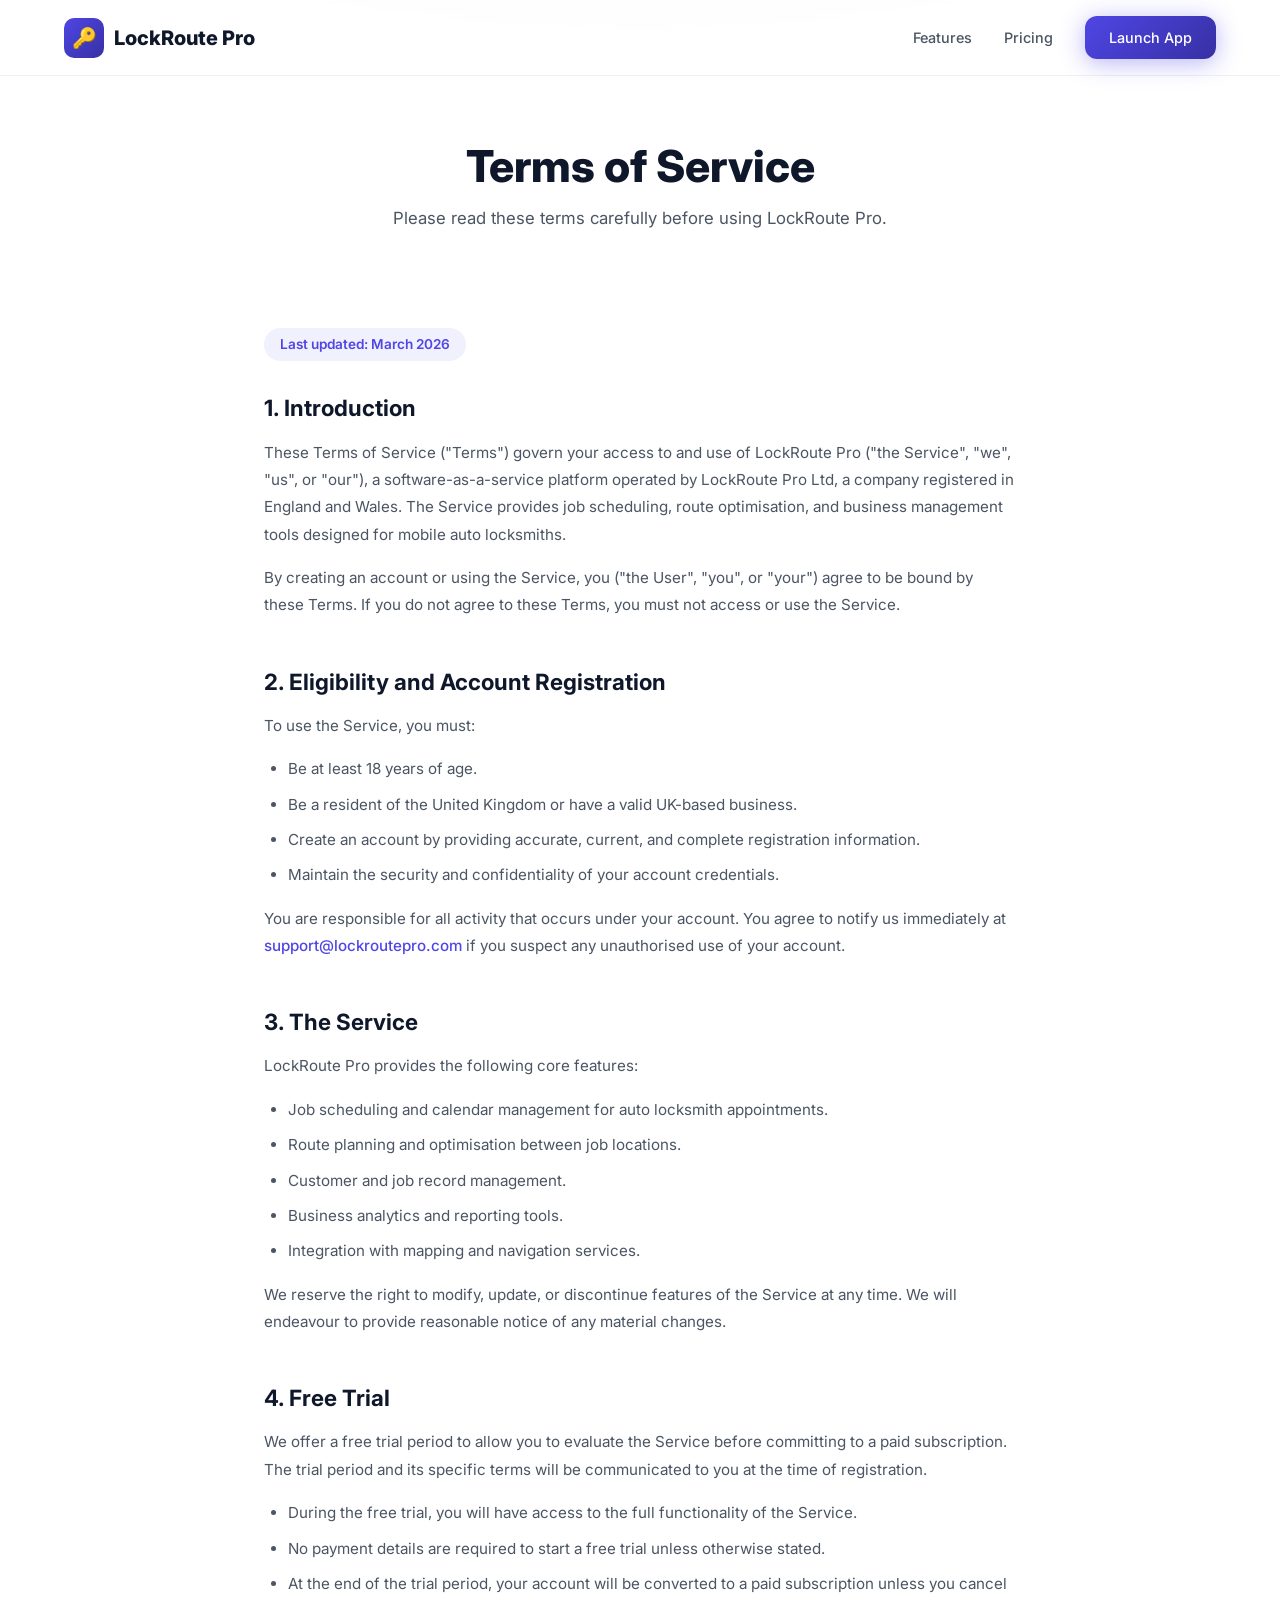
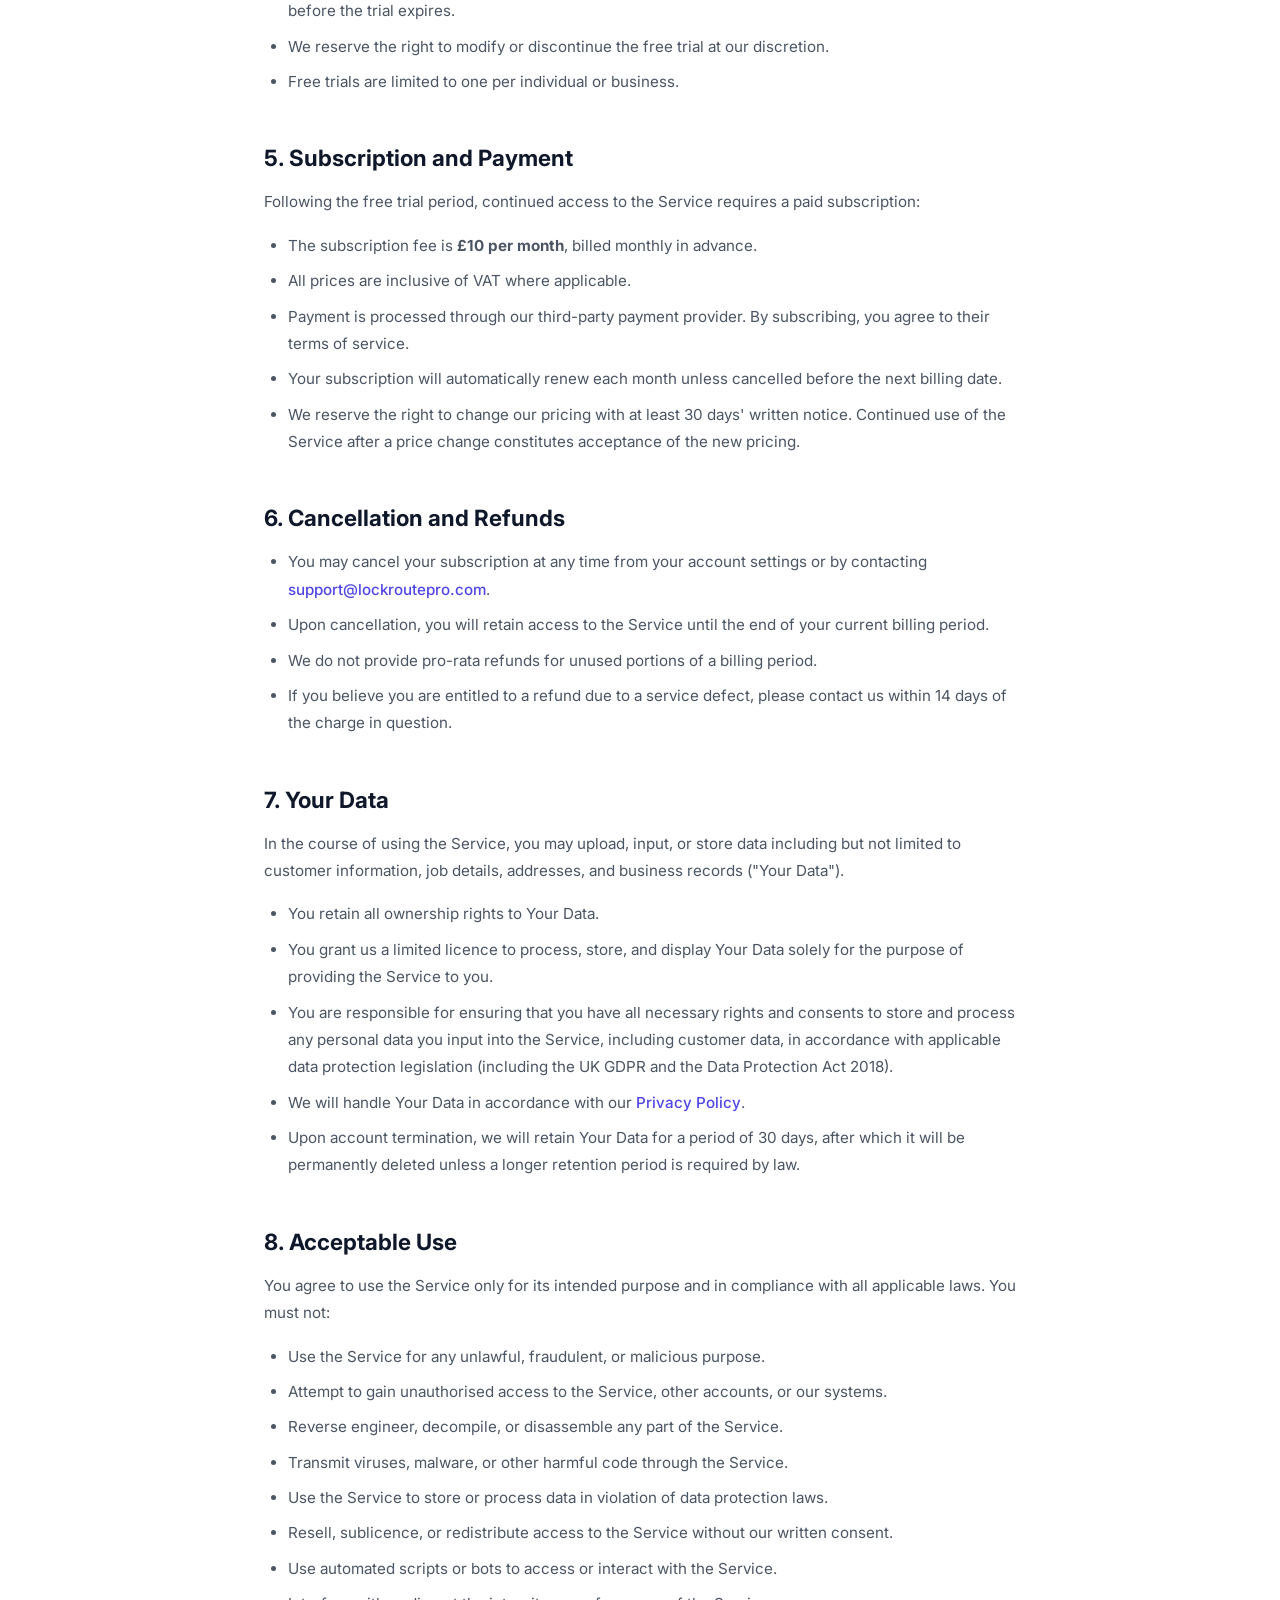
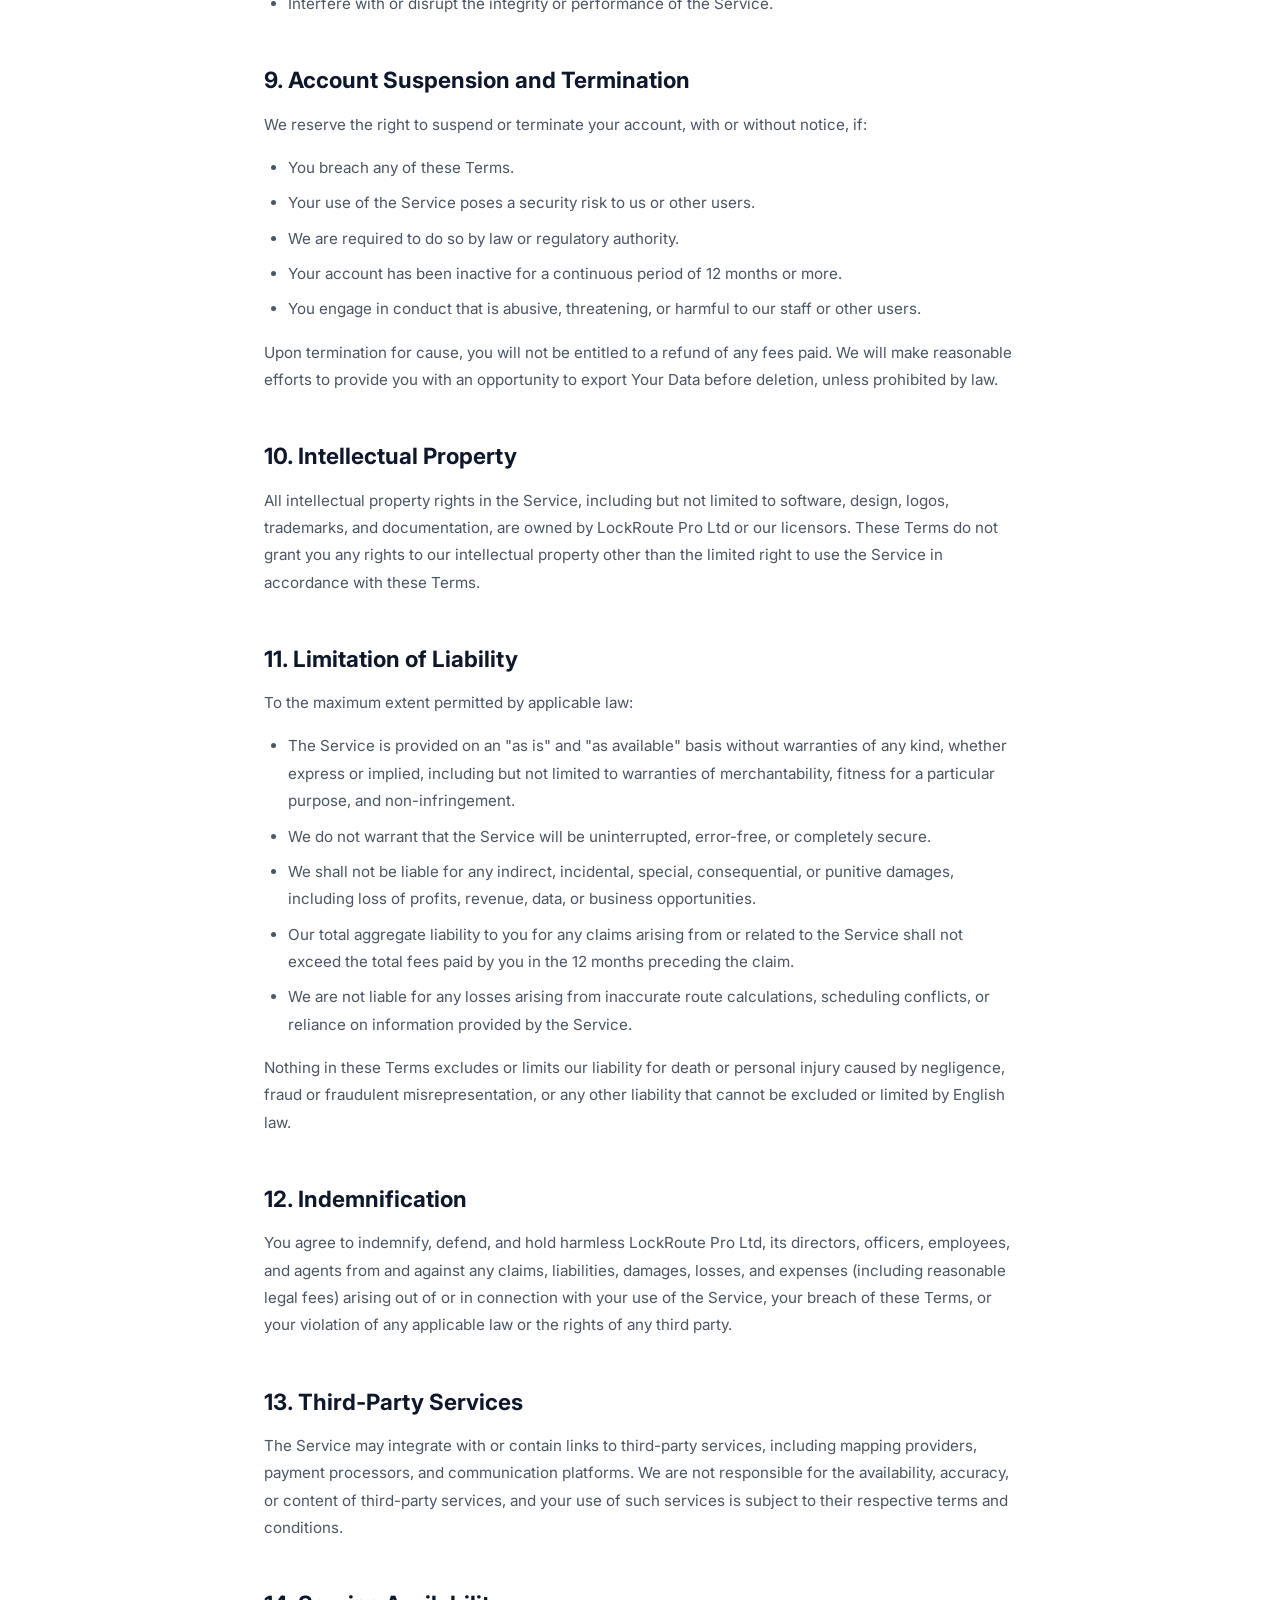
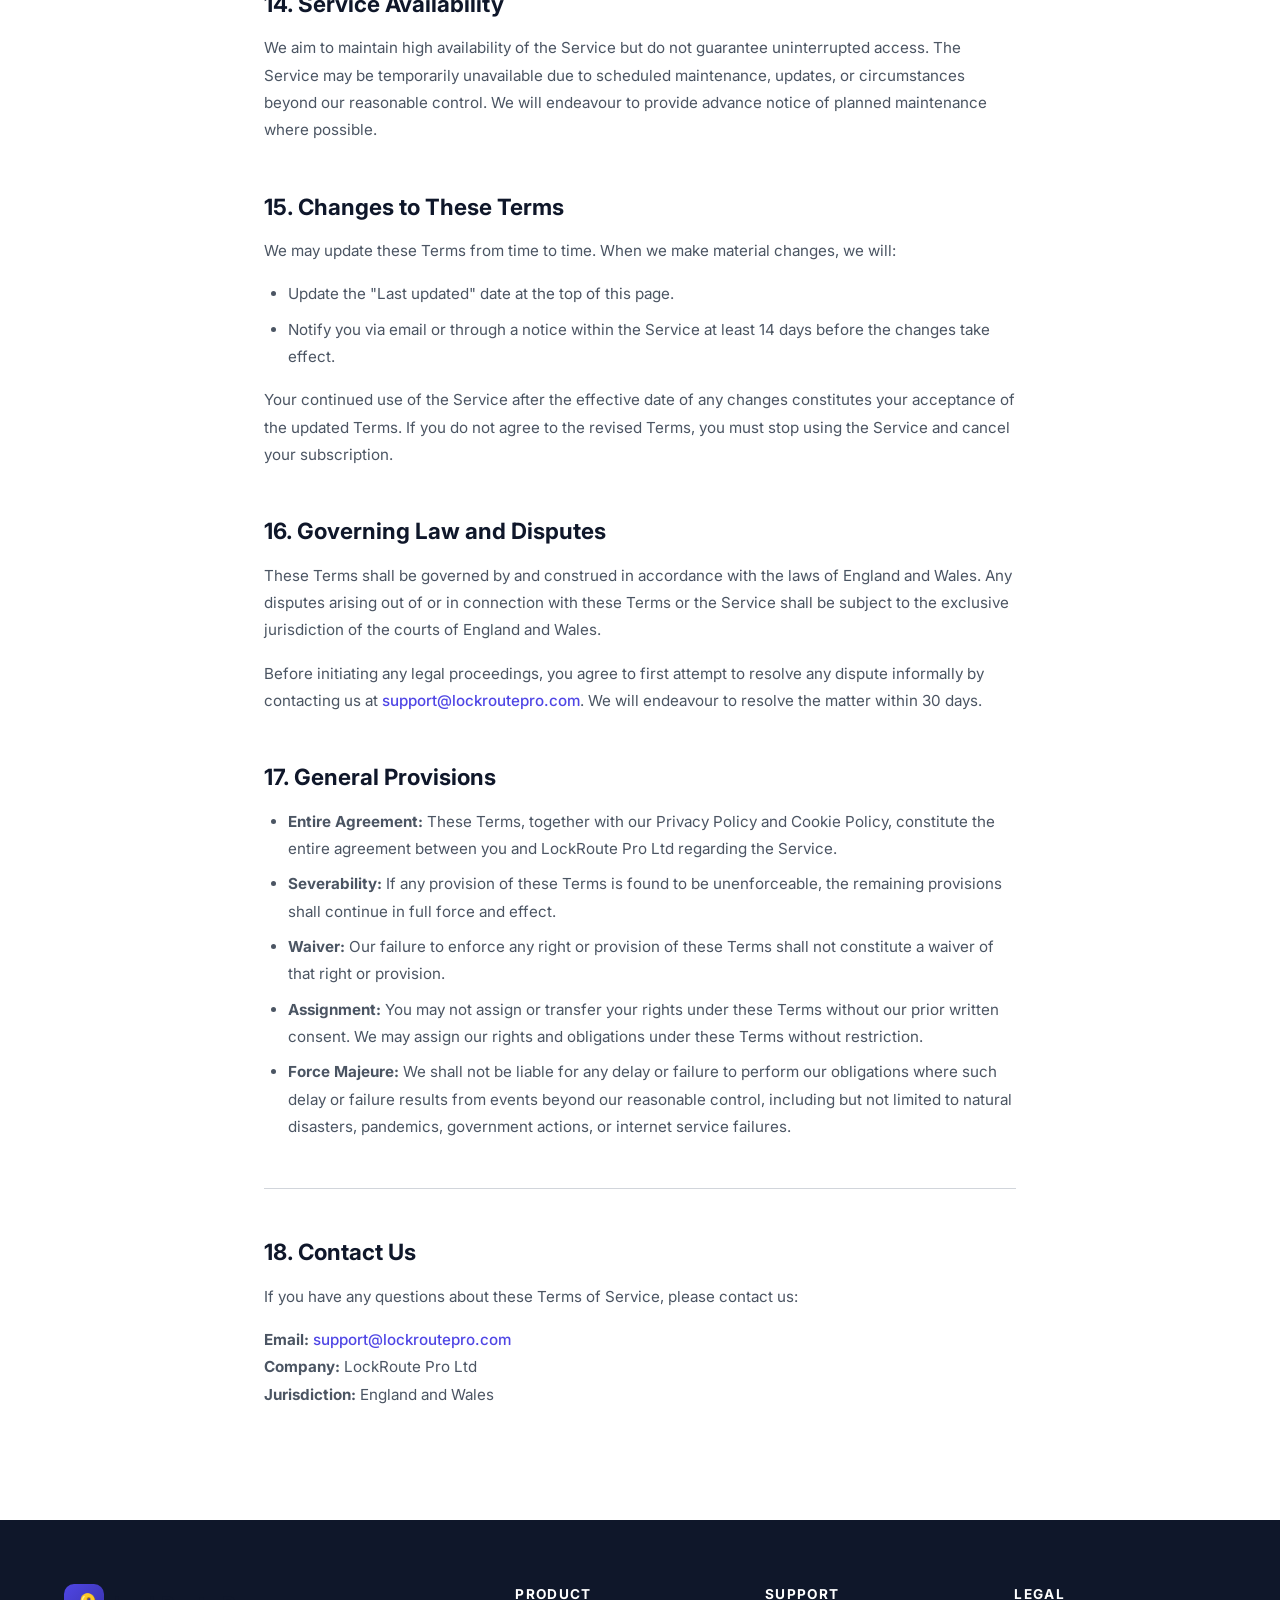
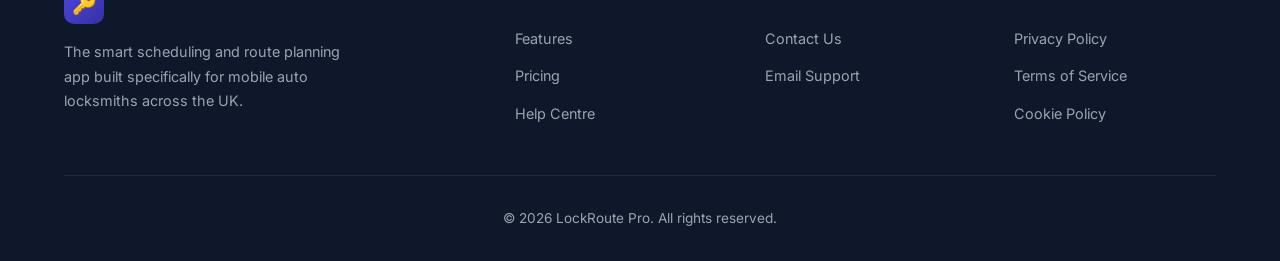
<file: terms.html>
<!DOCTYPE html>
<html lang="en">
<head>
    <meta charset="UTF-8">
    <meta name="viewport" content="width=device-width, initial-scale=1.0">
    <meta name="theme-color" content="#4f46e5">
    <meta name="apple-mobile-web-app-capable" content="yes">
    <meta name="apple-mobile-web-app-status-bar-style" content="black-translucent">
    <meta name="apple-mobile-web-app-title" content="LockRoute">
    <link rel="manifest" href="manifest.json">
    <link rel="apple-touch-icon" href="apple-touch-icon.png">
    <link rel="icon" type="image/png" sizes="192x192" href="icon-192x192.png">
    <title>Terms of Service — LockRoute Pro</title>
    <meta name="description" content="Terms of Service for LockRoute Pro. Read our terms and conditions for using our scheduling and routing platform for auto locksmiths.">
    <link rel="preconnect" href="https://fonts.googleapis.com">
    <link rel="preconnect" href="https://fonts.gstatic.com" crossorigin>
    <link href="https://fonts.googleapis.com/css2?family=Inter:wght@400;500;600;700&display=swap" rel="stylesheet">
    <style>
        *, *::before, *::after { box-sizing: border-box; margin: 0; padding: 0; }

        :root {
            --primary: #4f46e5;
            --primary-dark: #3730a3;
            --primary-light: #818cf8;
            --dark: #0f172a;
            --gray-900: #111827;
            --gray-800: #1f2937;
            --gray-600: #4b5563;
            --gray-400: #9ca3af;
            --gray-300: #d1d5db;
            --gray-100: #f3f4f6;
            --white: #ffffff;
            --radius: 16px;
            --radius-sm: 8px;
        }

        html { scroll-behavior: smooth; }

        body {
            font-family: 'Inter', -apple-system, BlinkMacSystemFont, sans-serif;
            color: var(--gray-900);
            line-height: 1.6;
            background: var(--white);
        }

        a { text-decoration: none; color: inherit; }

        /* ============================
           Navigation
           ============================ */
        .nav {
            position: fixed;
            top: 0;
            left: 0;
            right: 0;
            z-index: 1000;
            background: rgba(255, 255, 255, 0.85);
            backdrop-filter: blur(20px);
            border-bottom: 1px solid rgba(0,0,0,0.06);
        }

        .nav-inner {
            display: flex;
            align-items: center;
            justify-content: space-between;
            padding: 16px 24px;
            max-width: 1200px;
            margin: 0 auto;
        }

        .nav-logo {
            display: flex;
            align-items: center;
            gap: 10px;
            font-size: 1.25rem;
            font-weight: 800;
            color: var(--dark);
        }

        .nav-logo-icon {
            width: 40px;
            height: 40px;
            background: linear-gradient(135deg, var(--primary), var(--primary-dark));
            border-radius: 10px;
            display: flex;
            align-items: center;
            justify-content: center;
            font-size: 1.25rem;
        }

        .nav-links {
            display: flex;
            align-items: center;
            gap: 32px;
            list-style: none;
        }

        .nav-links a {
            font-size: 0.9rem;
            font-weight: 500;
            color: var(--gray-600);
            transition: color 0.2s;
        }
        .nav-links a:hover { color: var(--primary); }

        .btn {
            display: inline-flex;
            align-items: center;
            gap: 8px;
            padding: 14px 32px;
            border-radius: 12px;
            font-size: 1rem;
            font-weight: 600;
            cursor: pointer;
            border: none;
            transition: all 0.3s ease;
        }

        .btn-primary {
            background: linear-gradient(135deg, var(--primary), var(--primary-dark));
            color: var(--white);
            box-shadow: 0 4px 24px rgba(79, 70, 229, 0.4);
        }
        .btn-primary:hover {
            transform: translateY(-2px);
            box-shadow: 0 8px 32px rgba(79, 70, 229, 0.5);
        }

        .nav-cta {
            padding: 10px 24px !important;
            font-size: 0.9rem !important;
            color: var(--white) !important;
        }

        /* ============================
           Page Header
           ============================ */
        .page-header {
            padding: 140px 0 48px;
            background:
                radial-gradient(ellipse 80% 60% at 50% -10%, rgba(79, 70, 229, 0.08) 0%, transparent 60%);
            text-align: center;
        }

        .page-header h1 {
            font-size: clamp(2rem, 4vw, 2.75rem);
            font-weight: 800;
            line-height: 1.2;
            color: var(--dark);
        }

        .page-header .subtitle {
            font-size: 1.05rem;
            color: var(--gray-600);
            margin-top: 12px;
        }

        /* ============================
           Content
           ============================ */
        .content-wrapper {
            max-width: 800px;
            margin: 0 auto;
            padding: 48px 24px 96px;
        }

        .content-wrapper h2 {
            font-size: 1.4rem;
            font-weight: 700;
            color: var(--dark);
            margin-top: 48px;
            margin-bottom: 16px;
            line-height: 1.3;
        }

        .content-wrapper h2:first-of-type {
            margin-top: 0;
        }

        .content-wrapper p {
            color: var(--gray-600);
            margin-bottom: 16px;
            font-size: 0.95rem;
            line-height: 1.8;
        }

        .content-wrapper ul,
        .content-wrapper ol {
            color: var(--gray-600);
            margin-bottom: 16px;
            padding-left: 24px;
            font-size: 0.95rem;
            line-height: 1.8;
        }

        .content-wrapper li {
            margin-bottom: 8px;
        }

        .content-wrapper a {
            color: var(--primary);
            font-weight: 500;
            transition: color 0.2s;
        }
        .content-wrapper a:hover {
            color: var(--primary-dark);
        }

        .last-updated {
            display: inline-block;
            font-size: 0.85rem;
            font-weight: 600;
            color: var(--primary);
            background: rgba(79, 70, 229, 0.08);
            padding: 6px 16px;
            border-radius: 100px;
            margin-bottom: 32px;
        }

        .divider {
            border: none;
            border-top: 1px solid var(--gray-300);
            margin: 48px 0;
        }

        /* ============================
           Footer
           ============================ */
        .footer {
            background: var(--dark);
            color: var(--gray-400);
            padding: 64px 0 32px;
        }

        .footer-inner {
            max-width: 1200px;
            margin: 0 auto;
            padding: 0 24px;
        }

        .footer-grid {
            display: grid;
            grid-template-columns: 2fr 1fr 1fr 1fr;
            gap: 48px;
            margin-bottom: 48px;
        }

        .footer-brand p {
            font-size: 0.9rem;
            line-height: 1.7;
            margin-top: 16px;
            max-width: 300px;
        }

        .footer h4 {
            color: var(--white);
            font-size: 0.85rem;
            font-weight: 700;
            text-transform: uppercase;
            letter-spacing: 0.1em;
            margin-bottom: 20px;
        }

        .footer-links {
            list-style: none;
            display: flex;
            flex-direction: column;
            gap: 12px;
        }

        .footer-links a {
            font-size: 0.9rem;
            transition: color 0.2s;
        }
        .footer-links a:hover { color: var(--white); }

        .footer-bottom {
            border-top: 1px solid rgba(255,255,255,0.08);
            padding-top: 32px;
            text-align: center;
            font-size: 0.85rem;
        }

        /* ============================
           Responsive
           ============================ */
        @media (max-width: 768px) {
            .nav-links { display: none; }

            .footer-grid {
                grid-template-columns: 1fr 1fr;
                gap: 32px;
            }
        }

        @media (max-width: 480px) {
            .footer-grid { grid-template-columns: 1fr; }
        }
    </style>
</head>
<body>

    <!-- Navigation -->
    <nav class="nav">
        <div class="nav-inner">
            <a href="index.html" class="nav-logo">
                <div class="nav-logo-icon">🔑</div>
                LockRoute Pro
            </a>
            <ul class="nav-links">
                <li><a href="index.html#features">Features</a></li>
                <li><a href="index.html#pricing">Pricing</a></li>
                <li><a href="app.html" class="btn btn-primary nav-cta">Launch App</a></li>
            </ul>
        </div>
    </nav>

    <!-- Page Header -->
    <header class="page-header">
        <h1>Terms of Service</h1>
        <p class="subtitle">Please read these terms carefully before using LockRoute Pro.</p>
    </header>

    <!-- Content -->
    <main class="content-wrapper">
        <div class="last-updated">Last updated: March 2026</div>

        <h2>1. Introduction</h2>
        <p>These Terms of Service ("Terms") govern your access to and use of LockRoute Pro ("the Service", "we", "us", or "our"), a software-as-a-service platform operated by LockRoute Pro Ltd, a company registered in England and Wales. The Service provides job scheduling, route optimisation, and business management tools designed for mobile auto locksmiths.</p>
        <p>By creating an account or using the Service, you ("the User", "you", or "your") agree to be bound by these Terms. If you do not agree to these Terms, you must not access or use the Service.</p>

        <h2>2. Eligibility and Account Registration</h2>
        <p>To use the Service, you must:</p>
        <ul>
            <li>Be at least 18 years of age.</li>
            <li>Be a resident of the United Kingdom or have a valid UK-based business.</li>
            <li>Create an account by providing accurate, current, and complete registration information.</li>
            <li>Maintain the security and confidentiality of your account credentials.</li>
        </ul>
        <p>You are responsible for all activity that occurs under your account. You agree to notify us immediately at <a href="mailto:support@lockroutepro.com">support@lockroutepro.com</a> if you suspect any unauthorised use of your account.</p>

        <h2>3. The Service</h2>
        <p>LockRoute Pro provides the following core features:</p>
        <ul>
            <li>Job scheduling and calendar management for auto locksmith appointments.</li>
            <li>Route planning and optimisation between job locations.</li>
            <li>Customer and job record management.</li>
            <li>Business analytics and reporting tools.</li>
            <li>Integration with mapping and navigation services.</li>
        </ul>
        <p>We reserve the right to modify, update, or discontinue features of the Service at any time. We will endeavour to provide reasonable notice of any material changes.</p>

        <h2>4. Free Trial</h2>
        <p>We offer a free trial period to allow you to evaluate the Service before committing to a paid subscription. The trial period and its specific terms will be communicated to you at the time of registration.</p>
        <ul>
            <li>During the free trial, you will have access to the full functionality of the Service.</li>
            <li>No payment details are required to start a free trial unless otherwise stated.</li>
            <li>At the end of the trial period, your account will be converted to a paid subscription unless you cancel before the trial expires.</li>
            <li>We reserve the right to modify or discontinue the free trial at our discretion.</li>
            <li>Free trials are limited to one per individual or business.</li>
        </ul>

        <h2>5. Subscription and Payment</h2>
        <p>Following the free trial period, continued access to the Service requires a paid subscription:</p>
        <ul>
            <li>The subscription fee is <strong>&pound;10 per month</strong>, billed monthly in advance.</li>
            <li>All prices are inclusive of VAT where applicable.</li>
            <li>Payment is processed through our third-party payment provider. By subscribing, you agree to their terms of service.</li>
            <li>Your subscription will automatically renew each month unless cancelled before the next billing date.</li>
            <li>We reserve the right to change our pricing with at least 30 days' written notice. Continued use of the Service after a price change constitutes acceptance of the new pricing.</li>
        </ul>

        <h2>6. Cancellation and Refunds</h2>
        <ul>
            <li>You may cancel your subscription at any time from your account settings or by contacting <a href="mailto:support@lockroutepro.com">support@lockroutepro.com</a>.</li>
            <li>Upon cancellation, you will retain access to the Service until the end of your current billing period.</li>
            <li>We do not provide pro-rata refunds for unused portions of a billing period.</li>
            <li>If you believe you are entitled to a refund due to a service defect, please contact us within 14 days of the charge in question.</li>
        </ul>

        <h2>7. Your Data</h2>
        <p>In the course of using the Service, you may upload, input, or store data including but not limited to customer information, job details, addresses, and business records ("Your Data").</p>
        <ul>
            <li>You retain all ownership rights to Your Data.</li>
            <li>You grant us a limited licence to process, store, and display Your Data solely for the purpose of providing the Service to you.</li>
            <li>You are responsible for ensuring that you have all necessary rights and consents to store and process any personal data you input into the Service, including customer data, in accordance with applicable data protection legislation (including the UK GDPR and the Data Protection Act 2018).</li>
            <li>We will handle Your Data in accordance with our <a href="privacy.html">Privacy Policy</a>.</li>
            <li>Upon account termination, we will retain Your Data for a period of 30 days, after which it will be permanently deleted unless a longer retention period is required by law.</li>
        </ul>

        <h2>8. Acceptable Use</h2>
        <p>You agree to use the Service only for its intended purpose and in compliance with all applicable laws. You must not:</p>
        <ul>
            <li>Use the Service for any unlawful, fraudulent, or malicious purpose.</li>
            <li>Attempt to gain unauthorised access to the Service, other accounts, or our systems.</li>
            <li>Reverse engineer, decompile, or disassemble any part of the Service.</li>
            <li>Transmit viruses, malware, or other harmful code through the Service.</li>
            <li>Use the Service to store or process data in violation of data protection laws.</li>
            <li>Resell, sublicence, or redistribute access to the Service without our written consent.</li>
            <li>Use automated scripts or bots to access or interact with the Service.</li>
            <li>Interfere with or disrupt the integrity or performance of the Service.</li>
        </ul>

        <h2>9. Account Suspension and Termination</h2>
        <p>We reserve the right to suspend or terminate your account, with or without notice, if:</p>
        <ul>
            <li>You breach any of these Terms.</li>
            <li>Your use of the Service poses a security risk to us or other users.</li>
            <li>We are required to do so by law or regulatory authority.</li>
            <li>Your account has been inactive for a continuous period of 12 months or more.</li>
            <li>You engage in conduct that is abusive, threatening, or harmful to our staff or other users.</li>
        </ul>
        <p>Upon termination for cause, you will not be entitled to a refund of any fees paid. We will make reasonable efforts to provide you with an opportunity to export Your Data before deletion, unless prohibited by law.</p>

        <h2>10. Intellectual Property</h2>
        <p>All intellectual property rights in the Service, including but not limited to software, design, logos, trademarks, and documentation, are owned by LockRoute Pro Ltd or our licensors. These Terms do not grant you any rights to our intellectual property other than the limited right to use the Service in accordance with these Terms.</p>

        <h2>11. Limitation of Liability</h2>
        <p>To the maximum extent permitted by applicable law:</p>
        <ul>
            <li>The Service is provided on an "as is" and "as available" basis without warranties of any kind, whether express or implied, including but not limited to warranties of merchantability, fitness for a particular purpose, and non-infringement.</li>
            <li>We do not warrant that the Service will be uninterrupted, error-free, or completely secure.</li>
            <li>We shall not be liable for any indirect, incidental, special, consequential, or punitive damages, including loss of profits, revenue, data, or business opportunities.</li>
            <li>Our total aggregate liability to you for any claims arising from or related to the Service shall not exceed the total fees paid by you in the 12 months preceding the claim.</li>
            <li>We are not liable for any losses arising from inaccurate route calculations, scheduling conflicts, or reliance on information provided by the Service.</li>
        </ul>
        <p>Nothing in these Terms excludes or limits our liability for death or personal injury caused by negligence, fraud or fraudulent misrepresentation, or any other liability that cannot be excluded or limited by English law.</p>

        <h2>12. Indemnification</h2>
        <p>You agree to indemnify, defend, and hold harmless LockRoute Pro Ltd, its directors, officers, employees, and agents from and against any claims, liabilities, damages, losses, and expenses (including reasonable legal fees) arising out of or in connection with your use of the Service, your breach of these Terms, or your violation of any applicable law or the rights of any third party.</p>

        <h2>13. Third-Party Services</h2>
        <p>The Service may integrate with or contain links to third-party services, including mapping providers, payment processors, and communication platforms. We are not responsible for the availability, accuracy, or content of third-party services, and your use of such services is subject to their respective terms and conditions.</p>

        <h2>14. Service Availability</h2>
        <p>We aim to maintain high availability of the Service but do not guarantee uninterrupted access. The Service may be temporarily unavailable due to scheduled maintenance, updates, or circumstances beyond our reasonable control. We will endeavour to provide advance notice of planned maintenance where possible.</p>

        <h2>15. Changes to These Terms</h2>
        <p>We may update these Terms from time to time. When we make material changes, we will:</p>
        <ul>
            <li>Update the "Last updated" date at the top of this page.</li>
            <li>Notify you via email or through a notice within the Service at least 14 days before the changes take effect.</li>
        </ul>
        <p>Your continued use of the Service after the effective date of any changes constitutes your acceptance of the updated Terms. If you do not agree to the revised Terms, you must stop using the Service and cancel your subscription.</p>

        <h2>16. Governing Law and Disputes</h2>
        <p>These Terms shall be governed by and construed in accordance with the laws of England and Wales. Any disputes arising out of or in connection with these Terms or the Service shall be subject to the exclusive jurisdiction of the courts of England and Wales.</p>
        <p>Before initiating any legal proceedings, you agree to first attempt to resolve any dispute informally by contacting us at <a href="mailto:support@lockroutepro.com">support@lockroutepro.com</a>. We will endeavour to resolve the matter within 30 days.</p>

        <h2>17. General Provisions</h2>
        <ul>
            <li><strong>Entire Agreement:</strong> These Terms, together with our Privacy Policy and Cookie Policy, constitute the entire agreement between you and LockRoute Pro Ltd regarding the Service.</li>
            <li><strong>Severability:</strong> If any provision of these Terms is found to be unenforceable, the remaining provisions shall continue in full force and effect.</li>
            <li><strong>Waiver:</strong> Our failure to enforce any right or provision of these Terms shall not constitute a waiver of that right or provision.</li>
            <li><strong>Assignment:</strong> You may not assign or transfer your rights under these Terms without our prior written consent. We may assign our rights and obligations under these Terms without restriction.</li>
            <li><strong>Force Majeure:</strong> We shall not be liable for any delay or failure to perform our obligations where such delay or failure results from events beyond our reasonable control, including but not limited to natural disasters, pandemics, government actions, or internet service failures.</li>
        </ul>

        <hr class="divider">

        <h2>18. Contact Us</h2>
        <p>If you have any questions about these Terms of Service, please contact us:</p>
        <p>
            <strong>Email:</strong> <a href="mailto:support@lockroutepro.com">support@lockroutepro.com</a><br>
            <strong>Company:</strong> LockRoute Pro Ltd<br>
            <strong>Jurisdiction:</strong> England and Wales
        </p>
    </main>

    <!-- Footer -->
    <footer class="footer">
        <div class="footer-inner">
            <div class="footer-grid">
                <div class="footer-brand">
                    <div class="nav-logo">
                        <div class="nav-logo-icon">🔑</div>
                        LockRoute Pro
                    </div>
                    <p>The smart scheduling and route planning app built specifically for mobile auto locksmiths across the UK.</p>
                </div>
                <div>
                    <h4>Product</h4>
                    <ul class="footer-links">
                        <li><a href="index.html#features">Features</a></li>
                        <li><a href="index.html#pricing">Pricing</a></li>
                        <li><a href="help.html">Help Centre</a></li>
                    </ul>
                </div>
                <div>
                    <h4>Support</h4>
                    <ul class="footer-links">
                        <li><a href="contact.html">Contact Us</a></li>
                        <li><a href="mailto:support@lockroutepro.com">Email Support</a></li>
                    </ul>
                </div>
                <div>
                    <h4>Legal</h4>
                    <ul class="footer-links">
                        <li><a href="privacy.html">Privacy Policy</a></li>
                        <li><a href="terms.html">Terms of Service</a></li>
                        <li><a href="cookies.html">Cookie Policy</a></li>
                    </ul>
                </div>
            </div>
            <div class="footer-bottom">
                <p>&copy; 2026 LockRoute Pro. All rights reserved.</p>
            </div>
        </div>
    </footer>

</body>
</html>
</file>
